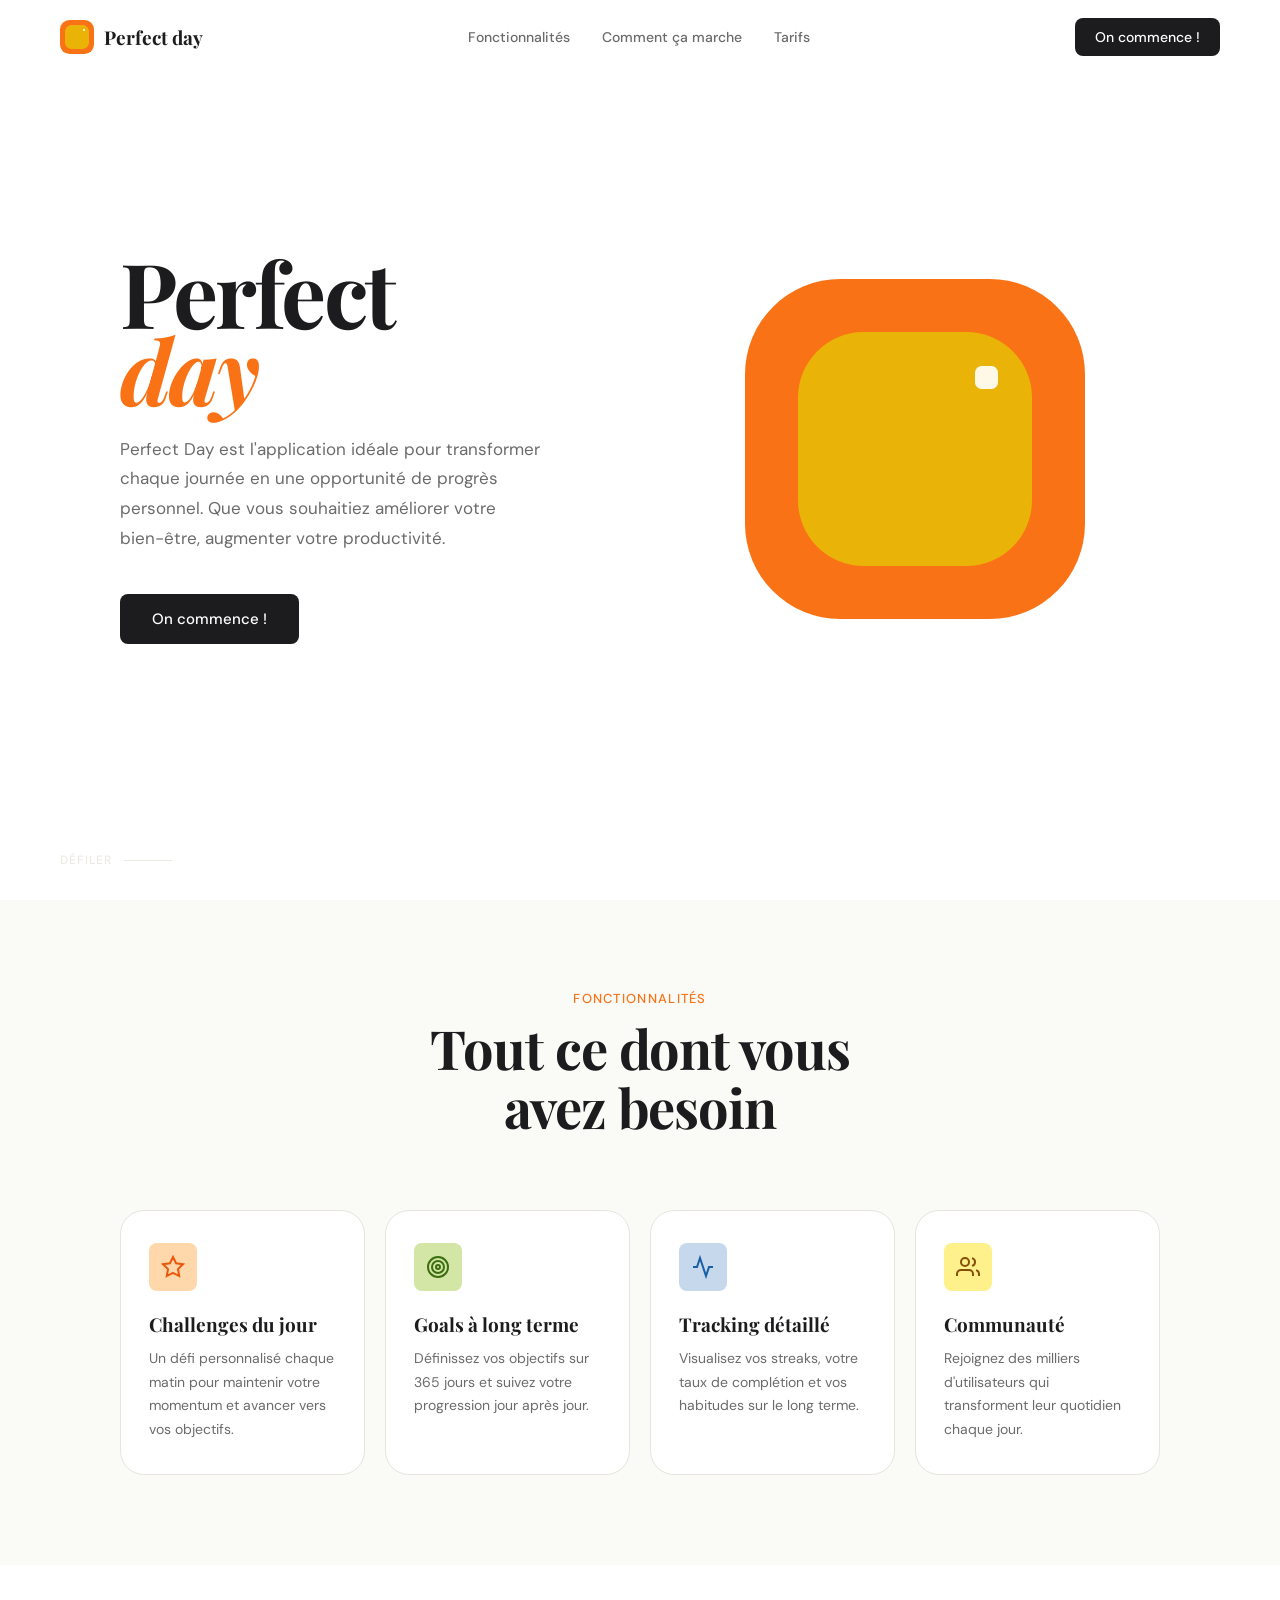
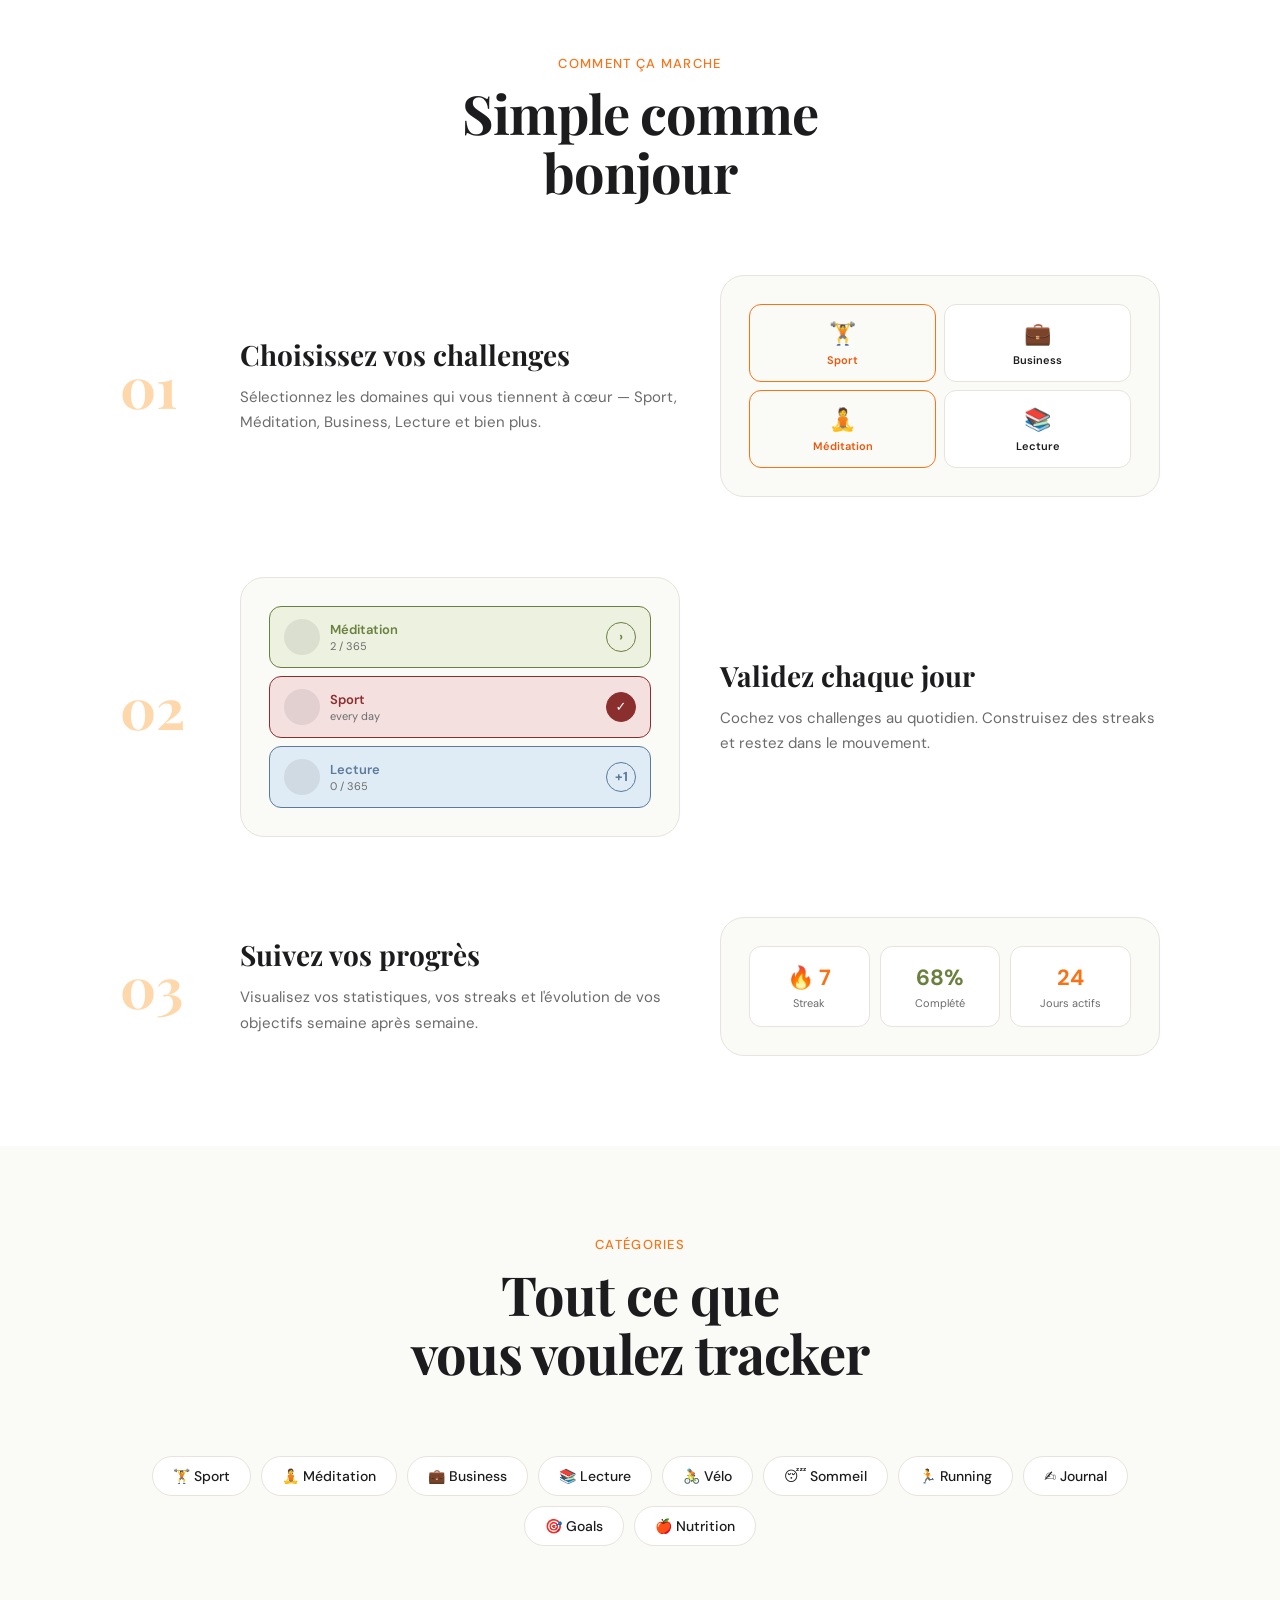
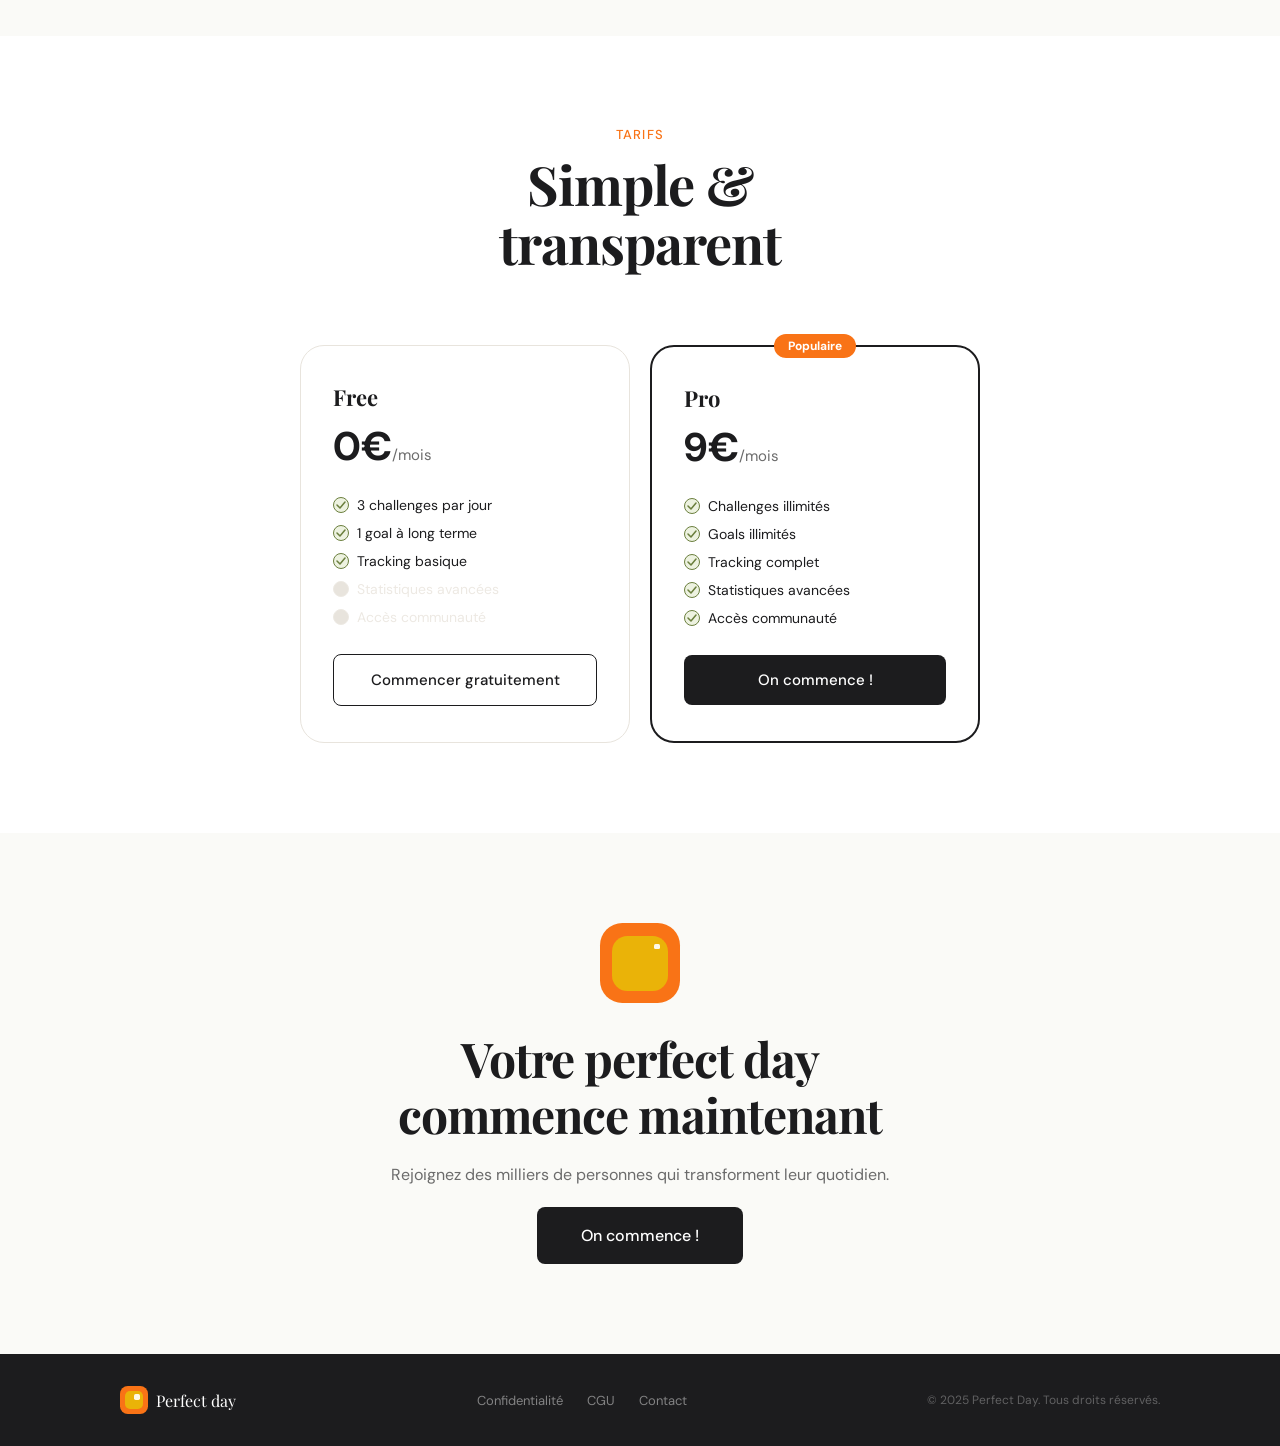
<file: index.html>
<!DOCTYPE html>
<html lang="fr">
<head>
  <meta charset="UTF-8" />
  <meta name="viewport" content="width=device-width, initial-scale=1.0" />
  <title>Perfect Day</title>
  <link rel="icon" type="image/svg+xml" href="favicon.svg" />
  <link rel="preconnect" href="https://fonts.googleapis.com" />
  <link rel="preconnect" href="https://fonts.gstatic.com" crossorigin />
  <link href="https://fonts.googleapis.com/css2?family=Playfair+Display:ital,wght@0,400;0,700;1,400&family=DM+Sans:wght@400;500&display=swap" rel="stylesheet" />
  <link rel="stylesheet" href="style.css" />
</head>
<body>

  <!-- NAV -->
  <nav class="nav" id="nav">
    <a class="nav-logo" href="#">
      <div class="nav-sun">
        <div class="nav-sun-inner">
          <div class="nav-sun-dot"></div>
        </div>
      </div>
      <span>Perfect day</span>
    </a>
    <div class="nav-links">
      <a href="#features">Fonctionnalités</a>
      <a href="#how">Comment ça marche</a>
      <a href="#pricing">Tarifs</a>
    </div>
    <a href="#start" class="btn-nav">On commence !</a>
    <button class="burger" id="burger" aria-label="Menu">
      <span></span><span></span><span></span>
    </button>
  </nav>

  <div class="mobile-menu hidden" id="mobile-menu">
    <a href="#features" class="mm-link">Fonctionnalités</a>
    <a href="#how"      class="mm-link">Comment ça marche</a>
    <a href="#pricing"  class="mm-link">Tarifs</a>
    <a href="#start"    class="mm-link mm-cta">On commence !</a>
  </div>

  <!-- ══════════════ HERO ══════════════ -->
  <section class="hero" id="hero">
    <div class="hero-inner">
      <div class="hero-text" data-reveal>
        <h1 class="hero-title">Perfect<br><em>day</em></h1>
        <p class="hero-body">
          Perfect Day est l'application idéale pour transformer chaque journée en une opportunité de progrès personnel. Que vous souhaitiez améliorer votre bien-être, augmenter votre productivité.
        </p>
        <a href="app/" class="btn-dark hero-btn">On commence !</a>
      </div>
      <div class="hero-visual" data-reveal data-delay="0.15">
        <div class="sun-wrap" id="sun-wrap">
          <div class="sun-outer" id="sun-outer">
            <div class="sun-inner">
              <div class="sun-dot"></div>
            </div>
          </div>
        </div>
      </div>
    </div>
    <div class="hero-scroll-hint">
      <span>Défiler</span>
      <div class="scroll-line"></div>
    </div>
  </section>

  <!-- ══════════════ FEATURES ══════════════ -->
  <section class="features" id="features">
    <div class="container">
      <div class="section-header" data-reveal>
        <p class="section-tag">Fonctionnalités</p>
        <h2 class="section-title">Tout ce dont vous<br>avez besoin</h2>
      </div>
      <div class="features-grid">
        <div class="feature-card" data-reveal data-delay="0">
          <div class="fc-icon" style="background:#FED7AA">
            <svg width="24" height="24" viewBox="0 0 24 24" fill="none" stroke="#EA580C" stroke-width="2"><path d="M12 2l3.09 6.26L22 9.27l-5 4.87 1.18 6.88L12 17.77l-6.18 3.25L7 14.14 2 9.27l6.91-1.01L12 2z"/></svg>
          </div>
          <h3 class="fc-title">Challenges du jour</h3>
          <p class="fc-body">Un défi personnalisé chaque matin pour maintenir votre momentum et avancer vers vos objectifs.</p>
        </div>
        <div class="feature-card" data-reveal data-delay="0.1">
          <div class="fc-icon" style="background:#D4E6A5">
            <svg width="24" height="24" viewBox="0 0 24 24" fill="none" stroke="#3B6D11" stroke-width="2"><circle cx="12" cy="12" r="10"/><circle cx="12" cy="12" r="6"/><circle cx="12" cy="12" r="2"/></svg>
          </div>
          <h3 class="fc-title">Goals à long terme</h3>
          <p class="fc-body">Définissez vos objectifs sur 365 jours et suivez votre progression jour après jour.</p>
        </div>
        <div class="feature-card" data-reveal data-delay="0.2">
          <div class="fc-icon" style="background:#C5D8EC">
            <svg width="24" height="24" viewBox="0 0 24 24" fill="none" stroke="#185FA5" stroke-width="2"><polyline points="22 12 18 12 15 21 9 3 6 12 2 12"/></svg>
          </div>
          <h3 class="fc-title">Tracking détaillé</h3>
          <p class="fc-body">Visualisez vos streaks, votre taux de complétion et vos habitudes sur le long terme.</p>
        </div>
        <div class="feature-card" data-reveal data-delay="0.3">
          <div class="fc-icon" style="background:#FEF08A">
            <svg width="24" height="24" viewBox="0 0 24 24" fill="none" stroke="#854F0B" stroke-width="2"><path d="M17 21v-2a4 4 0 0 0-4-4H5a4 4 0 0 0-4 4v2"/><circle cx="9" cy="7" r="4"/><path d="M23 21v-2a4 4 0 0 0-3-3.87"/><path d="M16 3.13a4 4 0 0 1 0 7.75"/></svg>
          </div>
          <h3 class="fc-title">Communauté</h3>
          <p class="fc-body">Rejoignez des milliers d'utilisateurs qui transforment leur quotidien chaque jour.</p>
        </div>
      </div>
    </div>
  </section>

  <!-- ══════════════ HOW IT WORKS ══════════════ -->
  <section class="how" id="how">
    <div class="container">
      <div class="section-header" data-reveal>
        <p class="section-tag">Comment ça marche</p>
        <h2 class="section-title">Simple comme<br>bonjour</h2>
      </div>
      <div class="steps">
        <div class="step" data-reveal data-delay="0">
          <div class="step-num">01</div>
          <div class="step-content">
            <h3 class="step-title">Choisissez vos challenges</h3>
            <p class="step-body">Sélectionnez les domaines qui vous tiennent à cœur — Sport, Méditation, Business, Lecture et bien plus.</p>
          </div>
          <div class="step-visual sv1">
            <div class="cat-mini-grid">
              <div class="cmg-cell sel">🏋️<span>Sport</span></div>
              <div class="cmg-cell">💼<span>Business</span></div>
              <div class="cmg-cell sel">🧘<span>Méditation</span></div>
              <div class="cmg-cell">📚<span>Lecture</span></div>
            </div>
          </div>
        </div>
        <div class="step step-rev" data-reveal data-delay="0.1">
          <div class="step-num">02</div>
          <div class="step-content">
            <h3 class="step-title">Validez chaque jour</h3>
            <p class="step-body">Cochez vos challenges au quotidien. Construisez des streaks et restez dans le mouvement.</p>
          </div>
          <div class="step-visual sv2">
            <div class="challenge-mini green-c">
              <span class="cm-dot"></span>
              <div class="cm-info"><span class="cm-name">Méditation</span><span class="cm-sub">2 / 365</span></div>
              <div class="cm-check green-btn">›</div>
            </div>
            <div class="challenge-mini red-c">
              <span class="cm-dot"></span>
              <div class="cm-info"><span class="cm-name">Sport</span><span class="cm-sub">every day</span></div>
              <div class="cm-check red-btn">✓</div>
            </div>
            <div class="challenge-mini blue-c">
              <span class="cm-dot"></span>
              <div class="cm-info"><span class="cm-name">Lecture</span><span class="cm-sub">0 / 365</span></div>
              <div class="cm-check blue-btn">+1</div>
            </div>
          </div>
        </div>
        <div class="step" data-reveal data-delay="0.2">
          <div class="step-num">03</div>
          <div class="step-content">
            <h3 class="step-title">Suivez vos progrès</h3>
            <p class="step-body">Visualisez vos statistiques, vos streaks et l'évolution de vos objectifs semaine après semaine.</p>
          </div>
          <div class="step-visual sv3">
            <div class="stats-mini">
              <div class="sm-card"><div class="sm-val">🔥 7</div><div class="sm-lbl">Streak</div></div>
              <div class="sm-card"><div class="sm-val" style="color:#6B7F3E">68%</div><div class="sm-lbl">Complété</div></div>
              <div class="sm-card"><div class="sm-val">24</div><div class="sm-lbl">Jours actifs</div></div>
            </div>
          </div>
        </div>
      </div>
    </div>
  </section>

  <!-- ══════════════ CATEGORIES ══════════════ -->
  <section class="cats-section" id="cats">
    <div class="container">
      <div class="section-header" data-reveal>
        <p class="section-tag">Catégories</p>
        <h2 class="section-title">Tout ce que<br>vous voulez tracker</h2>
      </div>
      <div class="cats-scroll" data-reveal>
        <div class="cat-pill">🏋️ Sport</div>
        <div class="cat-pill">🧘 Méditation</div>
        <div class="cat-pill">💼 Business</div>
        <div class="cat-pill">📚 Lecture</div>
        <div class="cat-pill">🚴 Vélo</div>
        <div class="cat-pill">😴 Sommeil</div>
        <div class="cat-pill">🏃 Running</div>
        <div class="cat-pill">✍️ Journal</div>
        <div class="cat-pill">🎯 Goals</div>
        <div class="cat-pill">🍎 Nutrition</div>
      </div>
    </div>
  </section>

  <!-- ══════════════ PRICING ══════════════ -->
  <section class="pricing" id="pricing">
    <div class="container">
      <div class="section-header" data-reveal>
        <p class="section-tag">Tarifs</p>
        <h2 class="section-title">Simple &amp;<br>transparent</h2>
      </div>
      <div class="pricing-grid">
        <div class="price-card" data-reveal data-delay="0">
          <div class="pc-top">
            <div class="pc-name">Free</div>
            <div class="pc-price">0€<span>/mois</span></div>
          </div>
          <ul class="pc-list">
            <li>3 challenges par jour</li>
            <li>1 goal à long terme</li>
            <li>Tracking basique</li>
            <li class="off">Statistiques avancées</li>
            <li class="off">Accès communauté</li>
          </ul>
          <a href="#start" class="btn-outline">Commencer gratuitement</a>
        </div>
        <div class="price-card featured" data-reveal data-delay="0.12">
          <div class="pc-badge">Populaire</div>
          <div class="pc-top">
            <div class="pc-name">Pro</div>
            <div class="pc-price">9€<span>/mois</span></div>
          </div>
          <ul class="pc-list">
            <li>Challenges illimités</li>
            <li>Goals illimités</li>
            <li>Tracking complet</li>
            <li>Statistiques avancées</li>
            <li>Accès communauté</li>
          </ul>
          <a href="#start" class="btn-dark">On commence !</a>
        </div>
      </div>
    </div>
  </section>

  <!-- ══════════════ CTA FINAL ══════════════ -->
  <section class="cta-section" id="start">
    <div class="container">
      <div class="cta-inner" data-reveal>
        <div class="cta-sun">
          <div class="cta-sun-outer">
            <div class="cta-sun-inner">
              <div class="cta-sun-dot"></div>
            </div>
          </div>
        </div>
        <h2 class="cta-title">Votre perfect day<br>commence maintenant</h2>
        <p class="cta-body">Rejoignez des milliers de personnes qui transforment leur quotidien.</p>
        <a href="#" class="btn-dark btn-lg">On commence !</a>
      </div>
    </div>
  </section>

  <!-- ══════════════ FOOTER ══════════════ -->
  <footer class="footer">
    <div class="container footer-inner">
      <div class="footer-logo">
        <div class="nav-sun" style="width:28px;height:28px;border-radius:28%">
          <div class="nav-sun-inner" style="width:18px;height:18px;border-radius:28%">
            <div class="nav-sun-dot" style="width:6px;height:6px;border-radius:28%"></div>
          </div>
        </div>
        <span>Perfect day</span>
      </div>
      <div class="footer-links">
        <a href="#">Confidentialité</a>
        <a href="#">CGU</a>
        <a href="#">Contact</a>
      </div>
      <p class="footer-copy">© 2025 Perfect Day. Tous droits réservés.</p>
    </div>
  </footer>

  <script src="script.js"></script>
</body>
</html>
</file>
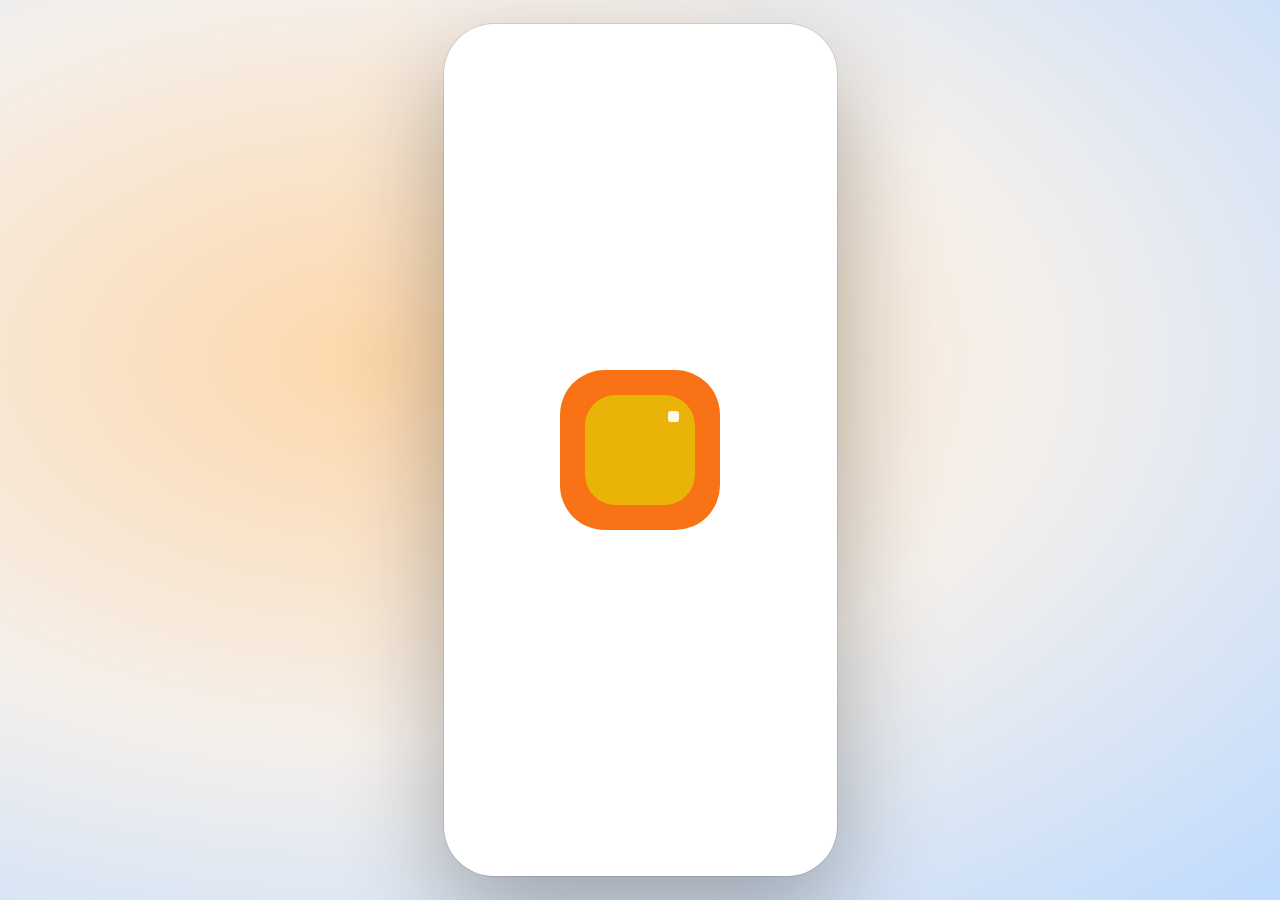
<file: app/index.html>
<!DOCTYPE html>
<html lang="fr">
<head>
  <meta charset="UTF-8"/>
  <meta name="viewport" content="width=device-width, initial-scale=1.0, maximum-scale=1.0, user-scalable=no"/>
  <title>Perfect Day</title>
  <link rel="icon" type="image/svg+xml" href="../favicon.svg"/>
  <link rel="preconnect" href="https://fonts.googleapis.com"/>
  <link rel="preconnect" href="https://fonts.gstatic.com" crossorigin/>
  <link href="https://fonts.googleapis.com/css2?family=Playfair+Display:ital,wght@0,700;1,400&family=DM+Sans:wght@400;500;600&display=swap" rel="stylesheet"/>
  <link rel="stylesheet" href="style.css"/>
</head>
<body>

  <!-- ── SPLASH ── -->
  <div id="splash" class="screen active">
    <div class="splash-sun">
      <div class="splash-inner"><div class="splash-dot"></div></div>
    </div>
  </div>

  <!-- ── ONBOARDING ── -->
  <div id="onboarding" class="screen">
    <div class="ob-wrap">
      <div class="ob-logo">
        <div class="mini-sun"><div class="mini-inner"><div class="mini-dot"></div></div></div>
        <span>Perfect day</span>
      </div>
      <h1 class="ob-title">What did you<br>want to track?</h1>
      <p class="ob-sub">Choose some challenges</p>
      <div class="cat-grid" id="cat-grid"></div>

      <!-- Inline challenge personalization form -->
      <div id="ob-ch-form" class="ob-ch-form hidden">
        <div class="ob-ch-form-header">
          <span class="ob-ch-form-emoji" id="ob-form-emoji">🏃</span>
          <input type="text" id="ob-ch-name" class="app-input" placeholder="Nom du challenge"/>
        </div>
        <div id="ob-ch-subtype-wrap" class="hidden">
          <div class="subtype-chips" id="ob-ch-subtype-chips"></div>
        </div>
        <div id="ob-ch-dur-wrap" class="hidden">
          <h3 class="form-label">Durée par session</h3>
          <div class="target-presets" id="ob-dur-presets">
            <button class="preset-btn" data-mins="10">10 min</button>
            <button class="preset-btn active" data-mins="20">20 min</button>
            <button class="preset-btn" data-mins="30">30 min</button>
            <button class="preset-btn" data-mins="60">1 h</button>
          </div>
        </div>
        <h3 class="form-label">Durée de l'objectif</h3>
        <div class="target-presets" id="ob-target-presets">
          <button class="preset-btn" data-days="30">1 mois</button>
          <button class="preset-btn" data-days="90">3 mois</button>
          <button class="preset-btn active" data-days="365">1 an</button>
        </div>
        <div class="ob-ch-form-btns">
          <button class="btn-ghost" id="ob-ch-cancel">Annuler</button>
          <button class="btn-orange-full" id="ob-ch-confirm">Ajouter →</button>
        </div>
      </div>

      <!-- List of added challenges -->
      <div id="ob-challenges-list"></div>

      <div class="ob-name-row">
        <input type="text" id="ob-name" class="app-input" placeholder="Ton prénom"/>
      </div>
      <button class="btn-dark-full" id="ob-start" disabled>Commencer ! →</button>
    </div>
  </div>

  <!-- ── APP ── -->
  <div id="app" class="screen">

    <!-- HOME TAB -->
    <div id="tab-home" class="tab active">
      <div class="app-scroll">
        <div class="home-header">
          <div class="home-greeting">
            <div class="home-hello">Bonjour 👋</div>
            <div class="home-name" id="user-name-display">—</div>
          </div>
          <button class="home-avatar-btn" id="home-avatar-btn">
            <svg width="19" height="19" viewBox="0 0 24 24" fill="currentColor"><path d="M12 12c2.7 0 4.8-2.1 4.8-4.8S14.7 2.4 12 2.4 7.2 4.5 7.2 7.2 9.3 12 12 12zm0 2.4c-3.2 0-9.6 1.6-9.6 4.8v2.4h19.2v-2.4c0-3.2-6.4-4.8-9.6-4.8z"/></svg>
          </button>
        </div>
        <div class="week-cal">
          <div class="week-cal-hdr">
            <div class="week-month-nav">
              <button class="week-nav-btn" id="week-prev">‹</button>
              <button class="week-month-lbl" id="week-month-lbl">
                <span id="week-month-label">April</span>
                <svg width="10" height="10" viewBox="0 0 24 24" fill="none" stroke="currentColor" stroke-width="3"><polyline points="6 9 12 15 18 9"/></svg>
              </button>
              <button class="week-nav-btn" id="week-next">›</button>
            </div>
            <button class="cal-today-btn" id="cal-today-btn">
              <svg width="17" height="17" viewBox="0 0 24 24" fill="none" stroke="currentColor" stroke-width="2"><rect x="3" y="4" width="18" height="18" rx="2"/><line x1="16" y1="2" x2="16" y2="6"/><line x1="8" y1="2" x2="8" y2="6"/><line x1="3" y1="10" x2="21" y2="10"/></svg>
            </button>
          </div>
          <div class="week-days" id="week-strip"></div>
        </div>
        <div id="day-summary"></div>
        <div class="section">
          <div class="section-row">
            <h2 class="section-title">Goals</h2>
            <button class="add-icon-btn" id="add-goal-btn">
              <svg width="18" height="18" viewBox="0 0 24 24" fill="none" stroke="currentColor" stroke-width="2.5"><line x1="12" y1="5" x2="12" y2="19"/><line x1="5" y1="12" x2="19" y2="12"/></svg>
            </button>
          </div>
          <div id="goals-list"></div>
        </div>
        <div class="section">
          <h2 class="section-title">Your challenge of the day</h2>
          <div id="challenges-home-list"></div>
        </div>
        <div style="height:90px"></div>
      </div>
    </div>

    <!-- ADD TAB -->
    <div id="tab-add" class="tab">
      <div class="app-scroll">
        <div class="add-header">
          <h2 class="page-title">Add a challenge</h2>
        </div>
        <div class="cat-grid" id="add-cat-grid"></div>
        <div id="add-form" class="add-form hidden">
          <!-- 1. Nom -->
          <h3 class="form-label">Nom du challenge</h3>
          <input type="text" id="new-name" class="app-input" placeholder="Ex: Méditation"/>
          <!-- 2. Suggestions -->
          <div id="add-suggestions" class="suggestions-wrap hidden"></div>
          <!-- 3. Type / sous-type -->
          <div id="add-subtype-wrap" class="hidden">
            <h3 class="form-label">Type</h3>
            <div class="subtype-chips" id="add-subtype-chips"></div>
          </div>
          <!-- 4. Durée optionnelle -->
          <div id="add-duration-wrap" class="hidden">
            <div class="dur-toggle-row">
              <h3 class="form-label">Durée par session</h3>
              <button type="button" class="dur-remove-btn" id="dur-remove">✕</button>
            </div>
            <div class="counter-row">
              <button type="button" class="counter-btn" id="dur-minus">−</button>
              <input type="number" class="counter-val" id="dur-val" value="20" min="1" max="240"/>
              <button type="button" class="counter-btn" id="dur-plus">+</button>
            </div>
            <div class="target-presets" id="dur-presets">
              <button class="preset-btn" data-mins="5">5 min</button>
              <button class="preset-btn" data-mins="10">10 min</button>
              <button class="preset-btn" data-mins="20">20 min</button>
              <button class="preset-btn" data-mins="30">30 min</button>
              <button class="preset-btn" data-mins="60">1 h</button>
            </div>
          </div>
          <button type="button" class="btn-add-opt hidden" id="dur-add-btn">+ Ajouter une durée</button>
          <!-- 5. Heure de coucher (sommeil uniquement) -->
          <div id="add-bedtime-wrap" class="hidden">
            <h3 class="form-label">Heure de coucher cible</h3>
            <input type="time" id="add-bedtime" class="app-input time-input" value="22:30"/>
          </div>
          <!-- 6. Jours cibles -->
          <h3 class="form-label">Jours cibles</h3>
          <div class="counter-row">
            <button type="button" class="counter-btn" id="t-minus">−</button>
            <input type="number" class="counter-val" id="t-val" value="365" min="1" max="3650"/>
            <button type="button" class="counter-btn" id="t-plus">+</button>
          </div>
          <div class="target-presets" id="t-presets">
            <button class="preset-btn" data-days="7">1 sem.</button>
            <button class="preset-btn" data-days="30">1 mois</button>
            <button class="preset-btn" data-days="365">1 an</button>
          </div>
          <button class="btn-orange-full" id="save-challenge">Ajouter le challenge</button>
        </div>
        <div style="height:120px"></div>
      </div>
    </div>

    <!-- SCORES TAB -->
    <div id="tab-scores" class="tab">
      <div class="app-scroll">
        <div class="add-header">
          <h2 class="page-title">Scoreboard</h2>
        </div>
        <div class="scoreboard-wrap">
          <div class="score-header">
            <div class="score-left">
              <div class="score-big" id="my-score-num">—</div>
              <div class="score-caption">Score global</div>
            </div>
            <button class="btn-share" id="share-score-btn">📤 Partager</button>
          </div>
          <div class="leaderboard-title">Classement</div>
          <div id="leaderboard"></div>
          <button class="btn-add-friend" id="add-friend-btn">+ Ajouter un ami</button>
        </div>
        <div style="height:90px"></div>
      </div>
    </div>

    <!-- TRACKING TAB -->
    <div id="tab-tracking" class="tab">
      <div class="app-scroll">
        <div class="add-header">
          <h2 class="page-title">Tracking</h2>
        </div>
        <div id="tracking-list"></div>
        <div style="height:90px"></div>
      </div>
    </div>

    <!-- PROFILE TAB -->
    <div id="tab-profile" class="tab">
      <div class="app-scroll">
        <div class="profile-wrap">
          <div class="profile-avatar-big">
            <svg width="40" height="40" viewBox="0 0 24 24" fill="white"><path d="M12 12c2.7 0 4.8-2.1 4.8-4.8S14.7 2.4 12 2.4 7.2 4.5 7.2 7.2 9.3 12 12 12zm0 2.4c-3.2 0-9.6 1.6-9.6 4.8v2.4h19.2v-2.4c0-3.2-6.4-4.8-9.6-4.8z"/></svg>
          </div>
          <div class="profile-name" id="profile-name-display">—</div>
          <div class="profile-stats" id="profile-stats"></div>
          <div class="profile-actions">
            <button class="btn-outline-sm" id="edit-name-btn">Modifier le prénom</button>
            <button class="btn-danger-sm" id="reset-btn">Réinitialiser</button>
          </div>
        </div>
      </div>
    </div>

    <!-- BOTTOM NAV -->
    <nav class="bottom-nav">
      <button class="nav-btn active" data-tab="tab-home">
        <svg width="22" height="22" viewBox="0 0 24 24" fill="none" stroke="currentColor" stroke-width="2"><path d="M3 9l9-7 9 7v11a2 2 0 0 1-2 2H5a2 2 0 0 1-2-2z"/><polyline points="9 22 9 12 15 12 15 22"/></svg>
        <span>Home</span>
      </button>
      <button class="nav-btn" data-tab="tab-scores">
        <svg width="22" height="22" viewBox="0 0 24 24" fill="none" stroke="currentColor" stroke-width="2"><path d="M6 9H4.5a2.5 2.5 0 0 0 0 5H6"/><path d="M18 9h1.5a2.5 2.5 0 0 1 0 5H18"/><path d="M4 22h16"/><path d="M10 14.66V17c0 .55-.47.98-.97 1.21C7.85 18.75 7 20.24 7 22"/><path d="M14 14.66V17c0 .55.47.98.97 1.21C16.15 18.75 17 20.24 17 22"/><path d="M18 2H6v7a6 6 0 0 0 12 0V2z"/></svg>
        <span>Scores</span>
      </button>
      <div class="nav-fab-slot">
        <button class="nav-fab" id="nav-fab">
          <svg width="26" height="26" viewBox="0 0 24 24" fill="none" stroke="white" stroke-width="2.5"><line x1="12" y1="5" x2="12" y2="19"/><line x1="5" y1="12" x2="19" y2="12"/></svg>
        </button>
      </div>
      <button class="nav-btn" data-tab="tab-tracking">
        <svg width="22" height="22" viewBox="0 0 24 24" fill="none" stroke="currentColor" stroke-width="2"><polyline points="22 12 18 12 15 21 9 3 6 12 2 12"/></svg>
        <span>Tracking</span>
      </button>
      <button class="nav-btn" data-tab="tab-profile">
        <svg width="22" height="22" viewBox="0 0 24 24" fill="none" stroke="currentColor" stroke-width="2"><path d="M20 21v-2a4 4 0 0 0-4-4H8a4 4 0 0 0-4 4v2"/><circle cx="12" cy="7" r="4"/></svg>
        <span>Profil</span>
      </button>
    </nav>
  </div>

  <!-- GOAL MODAL -->
  <div id="goal-modal" class="modal-overlay hidden">
    <div class="modal-sheet">
      <div class="modal-handle"></div>
      <h3 class="modal-title">Add a goal</h3>
      <div class="cat-grid small" id="goal-cat-grid"></div>
      <input type="text" id="goal-name" class="app-input" placeholder="Nom du goal"/>
      <div class="counter-row">
        <button type="button" class="counter-btn" id="g-minus">−</button>
        <input type="number" class="counter-val" id="g-val" value="365" min="1" max="3650"/>
        <button type="button" class="counter-btn" id="g-plus">+</button>
      </div>
      <div class="target-presets" id="g-presets">
        <button class="preset-btn" data-days="7">1 sem.</button>
        <button class="preset-btn" data-days="30">1 mois</button>
        <button class="preset-btn" data-days="365">1 an</button>
      </div>
      <button class="btn-orange-full" id="save-goal">Ajouter le goal</button>
      <button class="btn-ghost" id="close-modal">Annuler</button>
    </div>
  </div>

  <script src="app.js"></script>
</body>
</html>
</file>
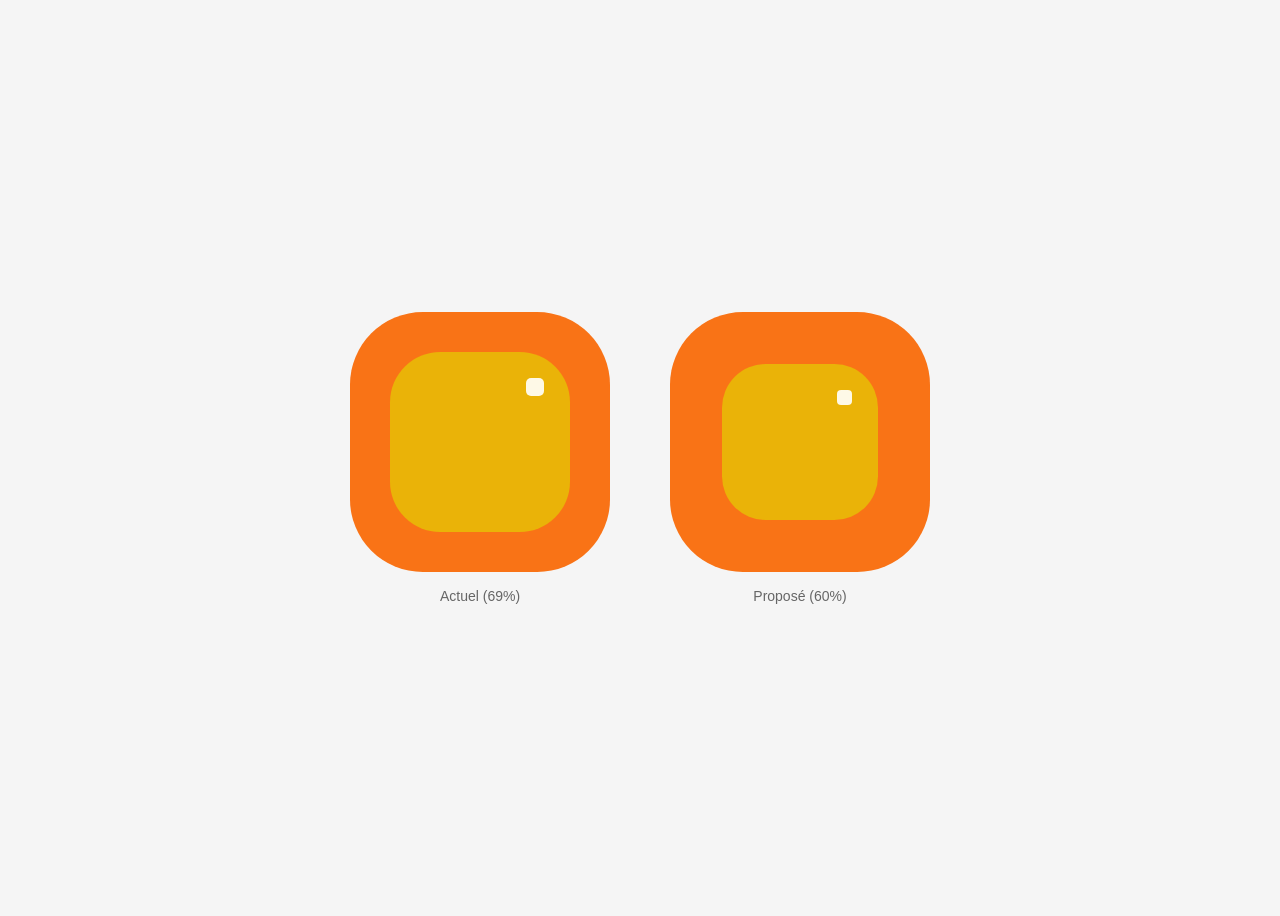
<file: preview.html>
<!DOCTYPE html>
<html>
<head>
<style>
  body { display: flex; gap: 60px; justify-content: center; align-items: center; height: 100vh; background: #f5f5f5; font-family: sans-serif; }
  .box { display: flex; flex-direction: column; align-items: center; gap: 16px; }
  label { font-size: 14px; color: #666; }
  .sun { width: 260px; height: 260px; background: #F97316; border-radius: 28%; display: flex; align-items: center; justify-content: center; }
  .inner { background: #EAB308; border-radius: 28%; display: flex; align-items: flex-start; justify-content: flex-end; padding: 10%; box-sizing: border-box; }
  .dot { background: #FEF9E7; border-radius: 28%; flex-shrink: 0; }
  .current .inner { width: 69%; height: 69%; }
  .current .dot   { width: 14%; height: 14%; }
  .proposed .inner { width: 60%; height: 60%; }
  .proposed .dot   { width: 14%; height: 14%; }
</style>
</head>
<body>
  <div class="box">
    <div class="sun current"><div class="inner"><div class="dot"></div></div></div>
    <label>Actuel (69%)</label>
  </div>
  <div class="box">
    <div class="sun proposed"><div class="inner"><div class="dot"></div></div></div>
    <label>Proposé (60%)</label>
  </div>
</body>
</html>
</file>
<file: style.css>
/* ═══════════════════════════════════════════════════
   PERFECT DAY — SITE CSS
   DA: blanc pur · serif Playfair · orange #F97316
   Soleil carré orange > jaune > crème (coins arrondis)
═══════════════════════════════════════════════════ */

/* ─── RESET & ROOT ─── */
*, *::before, *::after { box-sizing: border-box; margin: 0; padding: 0; }

:root {
  --orange:       #F97316;
  --orange-d:     #EA580C;
  --orange-l:     #FED7AA;
  --yellow:       #EAB308;
  --yellow-l:     #FEF08A;
  --amber:        #FBBF24;
  --cream:        #FEF9E7;
  --white:        #FFFFFF;
  --dark:         #1C1C1E;
  --dark2:        #2C2C2E;
  --gray:         #6B6B6B;
  --gray-l:       #EDE9E3;
  --bg:           #FFFFFF;
  --bg-off:       #FAFAF7;
  --bg-warm:      #F5F0EB;
  --bg-orange:    var(--bg-orange);
  --border:       #E8E4DD;

  --green-c:      #6B7F3E;
  --green-bg:     #EDF2E0;
  --red-c:        #8B2E2E;
  --red-bg:       #F5E0E0;
  --blue-c:       #5B7A9C;
  --blue-bg:      #E0ECF5;

  --c-blue:       #2563EB; --c-blue-bg:   #BFDBFE;
  --c-green:      #16A34A; --c-green-bg:  #BBFFD5;
  --c-red:        #DC2626; --c-red-bg:    #FFC9C9;
  --c-yellow:     #CA8A04; --c-yellow-bg: #FEF08A;
  --c-purple:     #7C3AED; --c-purple-bg: #E9D5FF;
  --c-pink:       #DB2777; --c-pink-bg:   #FCE7F3;

  --font-serif:   'Playfair Display', Georgia, serif;
  --font-sans:    'DM Sans', system-ui, sans-serif;

  --r-sm:  8px;
  --r-md:  16px;
  --r-lg:  24px;
  --r-xl:  36px;

  --max:   1160px;
  --gutter: clamp(20px, 5vw, 60px);

  --shadow-sm: 0 2px 8px rgba(0,0,0,0.06);
  --shadow-md: 0 8px 24px rgba(0,0,0,0.08);
  --shadow-lg: 0 16px 48px rgba(0,0,0,0.10);

  --ease-out: cubic-bezier(.16,1,.3,1);
  --ease-spring: cubic-bezier(.34,1.56,.64,1);
  --dur-fast:  0.12s;
  --dur-base:  0.2s;
  --dur-slow:  0.35s;
}

html {
  scroll-behavior: smooth;
  -webkit-font-smoothing: antialiased;
}

body {
  font-family: var(--font-sans);
  background: var(--bg);
  color: var(--dark);
  overflow-x: hidden;
}

a { text-decoration: none; color: inherit; }
img { display: block; max-width: 100%; }

/* ─── CONTAINER ─── */
.container {
  width: 100%;
  max-width: var(--max);
  margin: 0 auto;
  padding: 0 var(--gutter);
}

/* ══════════════════════════════════════════
   NAV
══════════════════════════════════════════ */
.nav {
  position: fixed;
  top: 0; left: 0; right: 0;
  z-index: 200;
  display: flex;
  align-items: center;
  justify-content: space-between;
  padding: 18px var(--gutter);
  background: rgba(255,255,255,0.92);
  backdrop-filter: blur(12px);
  border-bottom: 1px solid transparent;
  transition: border-color 0.3s, box-shadow 0.3s;
}
.nav.scrolled {
  border-color: var(--border);
  box-shadow: 0 2px 20px rgba(0,0,0,0.06);
}

.nav-logo {
  display: flex;
  align-items: center;
  gap: 10px;
  font-family: var(--font-serif);
  font-size: 19px;
  font-weight: 700;
  color: var(--dark);
}

.nav-sun {
  width: 34px; height: 34px;
  background: var(--orange);
  border-radius: 28%;
  display: flex; align-items: center; justify-content: center;
  position: relative;
}
.nav-sun-inner {
  width: 69%; height: 69%;
  background: var(--yellow);
  border-radius: 28%;
  display: flex; align-items: flex-start; justify-content: flex-end;
  padding: 10%;
  box-sizing: border-box;
  flex-shrink: 0;
}
.nav-sun-dot {
  width: 14%; height: 14%;
  background: var(--cream);
  border-radius: 28%;
  flex-shrink: 0;
}

.nav-links {
  display: flex;
  gap: 32px;
}
.nav-links a {
  font-size: 14px;
  font-weight: 500;
  color: var(--gray);
  transition: color 0.15s;
}
.nav-links a:hover { color: var(--dark); }

.btn-nav {
  background: var(--dark);
  color: var(--white);
  border-radius: var(--r-sm);
  padding: 10px 20px;
  font-size: 14px;
  font-weight: 500;
  font-family: var(--font-sans);
  transition: background 0.15s;
}
.btn-nav:hover { background: var(--dark2); }

.burger {
  display: none;
  flex-direction: column;
  gap: 5px;
  background: none;
  border: none;
  cursor: pointer;
  padding: 4px;
}
.burger span {
  display: block;
  width: 22px; height: 2px;
  background: var(--dark);
  border-radius: 2px;
  transition: transform 0.2s, opacity 0.2s;
}
.burger.open span:nth-child(1) { transform: translateY(7px) rotate(45deg); }
.burger.open span:nth-child(2) { opacity: 0; }
.burger.open span:nth-child(3) { transform: translateY(-7px) rotate(-45deg); }

.mobile-menu {
  position: fixed;
  top: 64px; left: 0; right: 0;
  background: var(--white);
  border-bottom: 1px solid var(--border);
  z-index: 190;
  display: flex;
  flex-direction: column;
  padding: 16px var(--gutter) 24px;
  gap: 4px;
  transform: translateY(-8px);
  opacity: 0;
  transition: transform 0.25s, opacity 0.25s;
  pointer-events: none;
}
.mobile-menu.open {
  transform: translateY(0);
  opacity: 1;
  pointer-events: auto;
}
.mobile-menu.hidden { display: none; }
.mm-link {
  padding: 12px 0;
  font-size: 16px;
  font-weight: 500;
  color: var(--dark);
  border-bottom: 1px solid var(--border);
}
.mm-link:last-child { border-bottom: none; }
.mm-cta {
  margin-top: 8px;
  background: var(--dark);
  color: var(--white);
  padding: 13px 20px;
  border-radius: var(--r-sm);
  text-align: center;
}

/* ══════════════════════════════════════════
   HERO
══════════════════════════════════════════ */
.hero {
  min-height: 100svh;
  padding-top: 88px;
  display: flex;
  flex-direction: column;
  align-items: center;
  justify-content: center;
  background: var(--white);
  position: relative;
}

.hero-inner {
  width: 100%;
  max-width: var(--max);
  margin: 0 auto;
  padding: clamp(40px, 6vh, 80px) var(--gutter);
  display: grid;
  grid-template-columns: 1fr 1fr;
  gap: 60px;
  align-items: center;
}

.hero-title {
  font-family: var(--font-serif);
  font-size: clamp(52px, 7vw, 96px);
  font-weight: 700;
  line-height: 0.85;
  letter-spacing: -0.03em;
  color: var(--dark);
  margin-bottom: 28px;
}
.hero-title em {
  font-style: italic;
  color: var(--orange);
}

.hero-body {
  font-size: clamp(15px, 1.5vw, 17px);
  color: var(--gray);
  line-height: 1.75;
  max-width: 420px;
  margin-bottom: 40px;
}

/* ─── BUTTONS ─── */
.btn-dark {
  display: inline-block;
  background: var(--dark);
  color: var(--white);
  padding: 15px 32px;
  border-radius: var(--r-sm);
  font-size: 15px;
  font-weight: 500;
  font-family: var(--font-sans);
  transition: background 0.15s, transform 0.1s;
  border: none;
  cursor: pointer;
}
.btn-dark:hover { background: var(--dark2); }
.btn-dark:active { transform: scale(0.98); }
.btn-lg { padding: 18px 44px; font-size: 16px; }

.btn-outline {
  display: inline-block;
  background: transparent;
  color: var(--dark);
  padding: 15px 32px;
  border-radius: var(--r-sm);
  font-size: 15px;
  font-weight: 500;
  font-family: var(--font-sans);
  border: 1.5px solid var(--dark);
  transition: background 0.15s;
  cursor: pointer;
}
.btn-outline:hover { background: var(--dark); color: var(--white); }

/* ─── SUN · orange > jaune(69%) > blanc(14%) · gap 10% ─── */
.hero-visual {
  display: flex;
  align-items: center;
  justify-content: center;
}

.sun-wrap {
  cursor: pointer;
}

.sun-outer {
  width: clamp(200px, 28vw, 340px);
  height: clamp(200px, 28vw, 340px);
  background: var(--orange);
  border-radius: 28%;
  display: flex;
  align-items: center;
  justify-content: center;
  transition: transform 0.35s cubic-bezier(.34,1.56,.64,1);
  will-change: transform;
  animation: sun-float 5s ease-in-out infinite;
}
.sun-outer:hover { transform: scale(1.04) rotate(2deg); animation-play-state: paused; }

@keyframes sun-float {
  0%, 100% { transform: translateY(0); }
  50%       { transform: translateY(-12px); }
}

.sun-inner {
  width: 69%;
  height: 69%;
  background: var(--yellow);
  border-radius: 28%;
  display: flex; align-items: flex-start; justify-content: flex-end;
  padding: 10%;
  box-sizing: border-box;
}

.sun-dot {
  width: 14%;
  height: 14%;
  background: var(--cream);
  border-radius: 28%;
}

.hero-scroll-hint {
  position: absolute;
  bottom: 32px;
  left: var(--gutter);
  display: flex;
  align-items: center;
  gap: 12px;
  font-size: 12px;
  font-weight: 500;
  color: var(--gray-l);
  letter-spacing: 0.08em;
  text-transform: uppercase;
}
.scroll-line {
  width: 48px;
  height: 1px;
  background: var(--gray-l);
  animation: scroll-pulse 2s ease-in-out infinite;
}
@keyframes scroll-pulse {
  0%, 100% { width: 48px; opacity: 0.5; }
  50%       { width: 72px; opacity: 1; }
}

/* ══════════════════════════════════════════
   SECTION COMMONS
══════════════════════════════════════════ */
section { padding: clamp(64px, 10vh, 120px) 0; }

.section-header {
  text-align: center;
  margin-bottom: clamp(40px, 6vw, 72px);
}
.section-tag {
  font-size: 13px;
  font-weight: 500;
  color: var(--orange);
  letter-spacing: 0.1em;
  text-transform: uppercase;
  margin-bottom: 12px;
}
.section-title {
  font-family: var(--font-serif);
  font-size: clamp(32px, 4.5vw, 54px);
  font-weight: 700;
  line-height: 1.1;
  letter-spacing: -0.02em;
  color: var(--dark);
}

/* ══════════════════════════════════════════
   FEATURES
══════════════════════════════════════════ */
.features { background: var(--bg-off); }

.features-grid {
  display: grid;
  grid-template-columns: repeat(auto-fit, minmax(240px, 1fr));
  gap: 20px;
}

.feature-card {
  background: var(--white);
  border: 1px solid var(--border);
  border-radius: var(--r-lg);
  padding: 32px 28px;
  transition: transform 0.2s, box-shadow 0.2s;
}
.feature-card:hover {
  transform: translateY(-4px);
  box-shadow: var(--shadow-lg);
}

.fc-icon {
  width: 48px; height: 48px;
  border-radius: var(--r-sm);
  display: flex; align-items: center; justify-content: center;
  margin-bottom: 20px;
}
.fc-title {
  font-family: var(--font-serif);
  font-size: 19px;
  font-weight: 700;
  color: var(--dark);
  margin-bottom: 10px;
}
.fc-body {
  font-size: 14px;
  color: var(--gray);
  line-height: 1.7;
}

/* ══════════════════════════════════════════
   HOW IT WORKS
══════════════════════════════════════════ */
.how { background: var(--white); }

.steps {
  display: flex;
  flex-direction: column;
  gap: 80px;
}

.step {
  display: grid;
  grid-template-columns: 80px 1fr 1fr;
  gap: 40px;
  align-items: center;
}
.step-rev {
  grid-template-columns: 80px 1fr 1fr;
}
.step-rev .step-visual { order: -1; grid-column: 1 / 1; }
.step-rev { grid-template-areas: "num vis content"; }
.step-rev .step-num    { grid-area: num; }
.step-rev .step-content{ grid-area: content; }
.step-rev .step-visual { grid-area: vis; }

.step-num {
  font-family: var(--font-serif);
  font-size: 56px;
  font-weight: 700;
  color: var(--orange-l);
  line-height: 1;
  user-select: none;
}

.step-title {
  font-family: var(--font-serif);
  font-size: clamp(20px, 2.2vw, 28px);
  font-weight: 700;
  color: var(--dark);
  margin-bottom: 12px;
}
.step-body {
  font-size: 15px;
  color: var(--gray);
  line-height: 1.7;
}

/* Step visuals */
.step-visual {
  background: var(--bg-off);
  border: 1px solid var(--border);
  border-radius: var(--r-lg);
  padding: 28px;
}

/* Mini category grid */
.cat-mini-grid {
  display: grid;
  grid-template-columns: 1fr 1fr;
  gap: 8px;
}
.cmg-cell {
  background: var(--white);
  border: 1.5px solid var(--border);
  border-radius: 12px;
  padding: 14px 12px;
  display: flex;
  flex-direction: column;
  align-items: center;
  gap: 5px;
  font-size: 22px;
  cursor: pointer;
  transition: border-color 0.15s, background 0.15s;
}
.cmg-cell span { font-size: 11px; font-weight: 600; color: var(--dark); }
.cmg-cell.sel  { border-color: var(--orange); background: var(--bg-orange); }
.cmg-cell.sel span { color: var(--orange-d); }
.cmg-cell:hover:not(.sel) { border-color: var(--gray-l); }

/* Mini challenge cards */
.challenge-mini {
  display: flex;
  align-items: center;
  gap: 10px;
  border-radius: 12px;
  padding: 12px 14px;
  margin-bottom: 8px;
  border: 1.5px solid transparent;
}
.challenge-mini:last-child { margin-bottom: 0; }
.green-c { background: var(--green-bg); border-color: var(--green-c); }
.red-c   { background: var(--red-bg);   border-color: var(--red-c); }
.blue-c  { background: var(--blue-bg);  border-color: var(--blue-c); }

.cm-dot {
  width: 36px; height: 36px;
  border-radius: 50%;
  background: rgba(0,0,0,0.08);
  flex-shrink: 0;
}
.cm-info { flex: 1; }
.cm-name { display: block; font-size: 13px; font-weight: 600; }
.green-c .cm-name { color: var(--green-c); }
.red-c   .cm-name { color: var(--red-c); }
.blue-c  .cm-name { color: var(--blue-c); }
.cm-sub  { display: block; font-size: 11px; color: var(--gray); margin-top: 1px; }

.cm-check {
  width: 30px; height: 30px;
  border-radius: 50%;
  border: 1.5px solid;
  display: flex; align-items: center; justify-content: center;
  font-size: 13px; font-weight: 700;
}
.green-btn { color: var(--green-c); border-color: var(--green-c); }
.red-btn   { background: var(--red-c); color: var(--white); border-color: var(--red-c); }
.blue-btn  { color: var(--blue-c); border-color: var(--blue-c); }

/* Mini stats */
.stats-mini {
  display: grid;
  grid-template-columns: repeat(3, 1fr);
  gap: 10px;
}
.sm-card {
  background: var(--white);
  border: 1px solid var(--border);
  border-radius: 12px;
  padding: 16px 10px;
  text-align: center;
}
.sm-val {
  font-size: 22px;
  font-weight: 700;
  color: var(--orange);
  margin-bottom: 4px;
}
.sm-lbl { font-size: 11px; color: var(--gray); }

/* ══════════════════════════════════════════
   CATEGORIES
══════════════════════════════════════════ */
.cats-section { background: var(--bg-off); }

.cats-scroll {
  display: flex;
  flex-wrap: wrap;
  gap: 10px;
  justify-content: center;
}

.cat-pill {
  background: var(--white);
  border: 1.5px solid var(--border);
  border-radius: 40px;
  padding: 10px 20px;
  font-size: 14px;
  font-weight: 500;
  color: var(--dark);
  cursor: pointer;
  transition: border-color 0.15s, background 0.15s, transform 0.12s;
  user-select: none;
}
.cat-pill:hover {
  border-color: var(--orange);
  background: var(--bg-orange);
  color: var(--orange-d);
  transform: translateY(-2px);
}
.cat-pill.active {
  background: var(--orange);
  border-color: var(--orange);
  color: var(--white);
}

/* ══════════════════════════════════════════
   PRICING
══════════════════════════════════════════ */
.pricing { background: var(--white); }

.pricing-grid {
  display: grid;
  grid-template-columns: repeat(auto-fit, minmax(280px, 1fr));
  gap: 20px;
  max-width: 680px;
  margin: 0 auto;
}

.price-card {
  background: var(--white);
  border: 1.5px solid var(--border);
  border-radius: var(--r-lg);
  padding: 36px 32px;
  position: relative;
  transition: transform 0.2s, box-shadow 0.2s;
}
.price-card:hover { transform: translateY(-3px); box-shadow: 0 10px 32px rgba(0,0,0,0.07); }
.price-card.featured {
  border-color: var(--dark);
  border-width: 2px;
}

.pc-badge {
  position: absolute;
  top: -13px;
  left: 50%;
  transform: translateX(-50%);
  background: var(--orange);
  color: var(--white);
  font-size: 12px;
  font-weight: 700;
  padding: 4px 14px;
  border-radius: 20px;
  white-space: nowrap;
}

.pc-top { margin-bottom: 24px; }
.pc-name {
  font-family: var(--font-serif);
  font-size: 22px;
  font-weight: 700;
  color: var(--dark);
  margin-bottom: 8px;
}
.pc-price {
  font-size: 40px;
  font-weight: 700;
  color: var(--dark);
}
.pc-price span { font-size: 15px; color: var(--gray); font-weight: 400; }

.pc-list {
  list-style: none;
  margin-bottom: 28px;
  display: flex;
  flex-direction: column;
  gap: 10px;
}
.pc-list li {
  font-size: 14px;
  color: var(--dark);
  display: flex;
  align-items: center;
  gap: 8px;
}
.pc-list li::before {
  content: '';
  width: 16px; height: 16px;
  border-radius: 50%;
  background: var(--green-bg);
  border: 1.5px solid var(--green-c);
  flex-shrink: 0;
  background-image: url("data:image/svg+xml,%3Csvg width='10' height='8' viewBox='0 0 10 8' fill='none' xmlns='http://www.w3.org/2000/svg'%3E%3Cpath d='M1 4l3 3 5-6' stroke='%236B7F3E' stroke-width='1.5' stroke-linecap='round' stroke-linejoin='round'/%3E%3C/svg%3E");
  background-repeat: no-repeat;
  background-position: center;
}
.pc-list li.off { color: var(--gray-l); }
.pc-list li.off::before {
  background-color: var(--border);
  border-color: var(--gray-l);
  background-image: none;
}
.price-card .btn-dark,
.price-card .btn-outline { width: 100%; text-align: center; }

/* ══════════════════════════════════════════
   CTA SECTION
══════════════════════════════════════════ */
.cta-section { background: var(--bg-off); }

.cta-inner {
  text-align: center;
  max-width: 560px;
  margin: 0 auto;
  display: flex;
  flex-direction: column;
  align-items: center;
  gap: 20px;
}

/* Mini sun for CTA */
.cta-sun { margin-bottom: 8px; }
.cta-sun-outer {
  width: 80px; height: 80px;
  background: var(--orange);
  border-radius: 28%;
  display: flex; align-items: center; justify-content: center;
  animation: sun-float 5s ease-in-out infinite;
}
.cta-sun-inner {
  width: 69%; height: 69%;
  background: var(--yellow);
  border-radius: 28%;
  display: flex; align-items: flex-start; justify-content: flex-end;
  padding: 10%;
  box-sizing: border-box;
}
.cta-sun-dot {
  width: 14%; height: 14%;
  background: var(--cream);
  border-radius: 28%;
  flex-shrink: 0;
}

.cta-title {
  font-family: var(--font-serif);
  font-size: clamp(28px, 4vw, 48px);
  font-weight: 700;
  line-height: 1.15;
  letter-spacing: -0.02em;
  color: var(--dark);
}
.cta-body {
  font-size: 16px;
  color: var(--gray);
  line-height: 1.6;
}

/* ══════════════════════════════════════════
   FOOTER
══════════════════════════════════════════ */
.footer {
  background: var(--dark);
  padding: 32px 0;
}
.footer-inner {
  display: flex;
  align-items: center;
  justify-content: space-between;
  flex-wrap: wrap;
  gap: 16px;
}
.footer-logo {
  display: flex;
  align-items: center;
  gap: 8px;
  font-family: var(--font-serif);
  font-size: 16px;
  color: var(--white);
}
.footer-links {
  display: flex;
  gap: 24px;
}
.footer-links a {
  font-size: 13px;
  color: rgba(255,255,255,0.45);
  transition: color 0.15s;
}
.footer-links a:hover { color: rgba(255,255,255,0.85); }
.footer-copy {
  font-size: 12px;
  color: rgba(255,255,255,0.3);
}

/* ══════════════════════════════════════════
   REVEAL ANIMATIONS
══════════════════════════════════════════ */
[data-reveal] {
  opacity: 0;
  transform: translateY(28px);
  transition: opacity 0.65s cubic-bezier(.16,1,.3,1),
              transform 0.65s cubic-bezier(.16,1,.3,1);
}
[data-reveal].visible {
  opacity: 1;
  transform: translateY(0);
}
[data-delay="0.1"]  { transition-delay: 0.1s; }
[data-delay="0.12"] { transition-delay: 0.12s; }
[data-delay="0.15"] { transition-delay: 0.15s; }
[data-delay="0.2"]  { transition-delay: 0.2s; }
[data-delay="0.3"]  { transition-delay: 0.3s; }

/* ══════════════════════════════════════════
   RESPONSIVE
══════════════════════════════════════════ */
@media (max-width: 900px) {
  .nav-links, .btn-nav { display: none; }
  .burger { display: flex; }

  .hero-inner { grid-template-columns: 1fr; text-align: center; gap: 40px; }
  .hero-text { order: 1; display: flex; flex-direction: column; align-items: center; }
  .hero-visual { order: 0; }
  .hero-scroll-hint { display: none; }

  .step {
    grid-template-columns: 1fr;
    grid-template-areas: "num" "content" "vis";
    gap: 20px;
  }
  .step-rev {
    grid-template-columns: 1fr;
    grid-template-areas: "num" "content" "vis";
  }
  .step-rev .step-visual { order: 0; }
  .step-num { font-size: 36px; }

  .footer-inner { flex-direction: column; align-items: flex-start; }
}

@media (max-width: 560px) {
  .features-grid { grid-template-columns: 1fr; }
  .pricing-grid  { grid-template-columns: 1fr; }
  .stats-mini    { grid-template-columns: 1fr; }
  .footer-links  { flex-wrap: wrap; gap: 14px; }
}
</file>
<file: app/style.css>
/* ═══════════════════════════════════════
   PERFECT DAY — APP CSS
═══════════════════════════════════════ */

*, *::before, *::after { box-sizing: border-box; margin: 0; padding: 0; }
.hidden { display: none !important; }

:root {
  --orange:   #F97316;
  --orange-d: #EA580C;
  --orange-l: #FED7AA;
  --yellow:   #EAB308;
  --yellow-l: #FEF08A;
  --amber:    #FBBF24;
  --cream:    #FEF9E7;
  --white:    #FFFFFF;
  --dark:     #1C1C1E;
  --dark2:    #2C2C2E;
  --gray:     #6B6B6B;
  --gray-l:   #EDE9E3;
  --bg:       #FFFFFF;
  --bg-off:    #FAFAF7;
  --bg-warm:   #F5F0EB;
  --bg-orange: #FFF5EE;
  --border:    #E8E4DD;

  --c-blue:   #2563EB; --c-blue-bg:   #BFDBFE;
  --c-green:  #16A34A; --c-green-bg:  #BBFFD5;
  --c-red:    #DC2626; --c-red-bg:    #FFC9C9;
  --c-yellow: #CA8A04; --c-yellow-bg: #FEF08A;
  --c-purple: #7C3AED; --c-purple-bg: #E9D5FF;
  --c-pink:   #DB2777; --c-pink-bg:   #FCE7F3;

  --font-serif: 'Playfair Display', Georgia, serif;
  --font-sans:  'DM Sans', system-ui, sans-serif;

  --r:    18px;
  --r-sm:  8px;
  --r-md: 16px;
  --r-lg: 24px;
  --r-xl: 36px;

  --shadow-sm: 0 2px 8px rgba(0,0,0,0.06);
  --shadow-md: 0 8px 24px rgba(0,0,0,0.08);
  --shadow-lg: 0 16px 48px rgba(0,0,0,0.10);

  --ease-out: cubic-bezier(.16,1,.3,1);
  --ease-spring: cubic-bezier(.34,1.56,.64,1);
  --dur-fast:  0.12s;
  --dur-base:  0.2s;
  --dur-slow:  0.35s;
}

html { height: 100%; }

body {
  height: 100%;
  font-family: var(--font-sans);
  background: var(--bg-warm);
  color: var(--dark);
  overflow: hidden;
  -webkit-font-smoothing: antialiased;
}

/* ══════════════════════════════════════════
   RESPONSIVE SHELL — phone frame on desktop
══════════════════════════════════════════ */
.screen {
  position: fixed;
  inset: 0;
  display: none;
  flex-direction: column;
}
.screen.active { display: flex; }
/* Sécurité absolue : jamais deux écrans visibles en même temps */
.screen:not(.active) { display: none !important; }

@media (min-width: 600px) {
  body { display: flex; align-items: center; justify-content: center; }

  .screen:not(.active) { display: none !important; }
  .screen.active {
    position: relative;
    inset: auto;
    display: flex;
    width: 393px;
    height: min(852px, 95vh);
    border-radius: 50px;
    overflow: hidden;
    box-shadow: 0 40px 100px rgba(0,0,0,0.3), 0 0 0 1px rgba(0,0,0,0.1);
    flex-shrink: 0;
  }

  body::before {
    content: '';
    position: fixed;
    inset: 0;
    background: radial-gradient(ellipse at 30% 40%, var(--orange-l) 0%, var(--bg-warm) 50%, var(--c-blue-bg) 100%);
    z-index: -1;
  }

  /* Sur desktop : pill ancré dans le cadre */
  #app { position: relative; }
  .bottom-nav {
    position: absolute;
    left: 16px;
    right: 16px;
    bottom: 16px;
    width: auto;
    transform: none;
  }
}

/* ── SPLASH ── */
#splash {
  background: var(--white);
  align-items: center;
  justify-content: center;
}
.splash-sun {
  width: 160px; height: 160px;
  background: var(--orange);
  border-radius: 28%;
  display: flex; align-items: center; justify-content: center;
  animation: splash-pop 0.6s cubic-bezier(.34,1.56,.64,1) both;
}
.splash-inner {
  width: 69%; height: 69%;
  background: var(--yellow);
  border-radius: 28%;
  display: flex; align-items: flex-start; justify-content: flex-end;
  padding: 10%; box-sizing: border-box;
}
.splash-dot {
  width: 14%; height: 14%;
  background: var(--cream);
  border-radius: 28%; flex-shrink: 0;
}
@keyframes splash-pop {
  from { transform: scale(0.3) rotate(-10deg); opacity: 0; }
  to   { transform: scale(1)   rotate(0deg);   opacity: 1; }
}

/* ── ONBOARDING ── */
#onboarding {
  overflow-y: auto;
  background: var(--white);
}
.ob-wrap {
  max-width: 420px;
  width: 100%;
  margin: 0 auto;
  padding: 52px 24px 40px;
  display: flex;
  flex-direction: column;
  gap: 20px;
}
.ob-logo {
  display: flex; align-items: center; gap: 10px;
  font-family: var(--font-serif); font-weight: 700; font-size: 18px;
}
.mini-sun {
  width: 34px; height: 34px;
  background: var(--orange); border-radius: 28%;
  display: flex; align-items: center; justify-content: center;
}
.mini-inner {
  width: 69%; height: 69%; background: var(--yellow); border-radius: 28%;
  display: flex; align-items: flex-start; justify-content: flex-end;
  padding: 10%; box-sizing: border-box;
}
.mini-dot { width: 14%; height: 14%; background: var(--cream); border-radius: 28%; flex-shrink: 0; }

.ob-title {
  font-family: var(--font-serif);
  font-size: clamp(26px, 6vw, 38px);
  font-weight: 700; line-height: 1.1;
}
.ob-sub { font-size: 14px; color: var(--gray); margin-top: -10px; }
.ob-name-row { display: flex; flex-direction: column; gap: 8px; }

/* Category done state */
.cat-item.done {
  background: #DCFCE7;
  border-color: #16A34A;
  opacity: 0.85;
}
.cat-item.done .cat-name::after {
  content: ' ✓';
  color: #16A34A;
}

/* Inline challenge personalization form */
.ob-ch-form {
  display: flex; flex-direction: column; gap: 14px;
  padding: 18px 16px;
  background: var(--bg-off);
  border-radius: 20px;
  border: 1.5px solid var(--border);
  animation: fadeSlideUp 0.22s var(--ease-out) both;
}
.ob-ch-form-header {
  display: flex; align-items: center; gap: 10px;
}
.ob-ch-form-emoji {
  font-size: 28px; flex-shrink: 0;
  width: 46px; height: 46px;
  background: var(--orange-l); border-radius: 14px;
  display: flex; align-items: center; justify-content: center;
}
.ob-ch-form-btns {
  display: flex; gap: 10px;
}
.ob-ch-form-btns .btn-ghost {
  flex: 0 0 auto; padding: 14px 18px;
}
.ob-ch-form-btns .btn-orange-full { flex: 1; }

/* Added challenges list */
#ob-challenges-list {
  display: flex; flex-direction: column; gap: 8px;
}
.ob-ch-item {
  display: flex; align-items: center; gap: 10px;
  padding: 12px 14px;
  background: var(--white);
  border-radius: 14px;
  border: 1.5px solid var(--border);
  animation: fadeSlideUp 0.2s ease-out both;
}
.ob-ch-emoji { font-size: 22px; flex-shrink: 0; }
.ob-ch-info  { flex: 1; }
.ob-ch-name-txt { font-size: 14px; font-weight: 600; color: var(--dark); }
.ob-ch-meta     { font-size: 11px; color: var(--gray); margin-top: 1px; }
.ob-goal-del {
  width: 26px; height: 26px; border-radius: 50%;
  background: var(--gray-l); border: none; cursor: pointer;
  font-size: 11px; color: var(--gray);
  display: flex; align-items: center; justify-content: center;
  flex-shrink: 0; transition: background .15s;
}
.ob-goal-del:hover { background: var(--border); }

/* ── CATEGORY GRID ── */
.cat-grid {
  display: grid;
  grid-template-columns: repeat(3, 1fr);
  gap: 10px;
}
.cat-grid.small { grid-template-columns: repeat(4, 1fr); gap: 8px; }

.cat-item {
  background: var(--gray-l);
  border-radius: 16px;
  padding: 14px 8px;
  display: flex; flex-direction: column; align-items: center; gap: 6px;
  cursor: pointer;
  border: 2.5px solid transparent;
  transition: all 0.15s;
  user-select: none;
}
.cat-item:hover { transform: scale(1.03); }
.cat-item.selected { background: var(--orange-l); border-color: var(--orange); }
.cat-item .cat-emoji { font-size: 24px; }
.cat-item .cat-name  { font-size: 11px; font-weight: 600; text-align: center; }

/* ── INPUTS ── */
.app-input {
  width: 100%;
  padding: 14px 16px;
  border: 2px solid var(--border);
  border-radius: var(--r);
  font-size: 15px;
  font-family: var(--font-sans);
  outline: none;
  background: var(--white);
  transition: border-color 0.15s, box-shadow 0.15s;
}
.app-input:focus {
  border-color: var(--orange);
  box-shadow: 0 0 0 3px rgba(249,115,22,0.15);
}

/* ── BUTTONS ── */
.btn-dark-full {
  width: 100%; padding: 16px;
  background: var(--dark); color: var(--white);
  border: none; border-radius: var(--r);
  font-size: 16px; font-weight: 600; font-family: var(--font-sans);
  cursor: pointer;
  transition: background 0.15s, opacity 0.15s, transform 0.1s;
}
.btn-dark-full:disabled { opacity: 0.35; cursor: not-allowed; }
.btn-dark-full:not(:disabled):hover { background: var(--dark2); }
.btn-dark-full:not(:disabled):active { transform: scale(0.98); }

.btn-orange-full {
  width: 100%; padding: 16px;
  background: var(--orange); color: var(--white);
  border: none; border-radius: var(--r);
  font-size: 16px; font-weight: 600; font-family: var(--font-sans);
  cursor: pointer;
  transition: background 0.15s, transform 0.1s;
}
.btn-orange-full:hover  { background: var(--orange-d); }
.btn-orange-full:active { transform: scale(0.98); }

.btn-ghost {
  width: 100%; padding: 14px;
  background: transparent; color: var(--gray);
  border: none; font-size: 15px; font-family: var(--font-sans); cursor: pointer;
}
.btn-outline-sm {
  padding: 10px 20px; background: transparent; color: var(--dark);
  border: 2px solid var(--dark); border-radius: var(--r-md);
  font-size: 14px; font-family: var(--font-sans); cursor: pointer;
  transition: all 0.15s;
}
.btn-outline-sm:hover { background: var(--dark); color: white; }
.btn-danger-sm {
  padding: 10px 20px; background: transparent; color: var(--c-red);
  border: 2px solid var(--c-red); border-radius: var(--r-md);
  font-size: 14px; font-family: var(--font-sans); cursor: pointer;
  transition: all 0.15s;
}
.btn-danger-sm:hover { background: var(--c-red); color: white; }

/* ══════════════════════════════════════════
   APP SHELL
══════════════════════════════════════════ */
#app {
  display: flex;
  flex-direction: column;
  background: var(--bg-off);
  overflow: hidden;
}
.tab {
  display: none; flex: 1; min-height: 0; flex-direction: column;
}
.tab.active { display: flex; }
.app-scroll {
  flex: 1;
  min-height: 0;
  overflow-y: auto;
  -webkit-overflow-scrolling: touch;
}
.app-scroll::-webkit-scrollbar { width: 0; }

/* ── HOME HEADER ── */
.home-header {
  padding: 52px 20px 16px;
  display: flex; align-items: flex-start; justify-content: space-between;
}
.home-greeting { display: flex; flex-direction: column; gap: 2px; }
.home-hello {
  font-size: 14px; font-weight: 500; color: var(--gray);
}
.home-name {
  font-size: 28px; font-weight: 700; color: var(--dark);
  font-family: var(--font-serif); line-height: 1.1;
}
.home-avatar-btn {
  width: 40px; height: 40px; border-radius: 50%;
  background: var(--dark); border: none; cursor: pointer;
  display: flex; align-items: center; justify-content: center;
  color: white; flex-shrink: 0;
  transition: opacity .15s, transform .12s;
  margin-top: 4px;
}
.home-avatar-btn:active { transform: scale(.93); }

/* ── WEEK STRIP ── */
/* ── WEEK CALENDAR ── */
.week-cal {
  background: white;
  border-radius: 20px;
  margin: 0 16px 8px;
  padding: 16px 12px 14px;
  box-shadow: var(--shadow-sm);
}

.week-cal-hdr {
  display: flex; align-items: center; justify-content: space-between;
  margin-bottom: 14px;
}

.week-month-nav {
  display: flex; align-items: center; gap: 2px;
}

.week-nav-btn {
  width: 28px; height: 28px; border-radius: 8px;
  background: none; border: none; cursor: pointer;
  font-size: 20px; line-height: 1; color: var(--gray);
  display: flex; align-items: center; justify-content: center;
  transition: background .15s, color .15s;
}
.week-nav-btn:hover { background: var(--gray-l); color: var(--dark); }

.week-month-lbl {
  display: flex; align-items: center; gap: 5px;
  background: none; border: none; cursor: pointer;
  font-size: 16px; font-weight: 700; color: var(--dark);
  font-family: var(--font-sans); padding: 0 6px;
}
.week-month-lbl svg { color: var(--gray); }

.cal-today-btn {
  width: 34px; height: 34px; border-radius: 10px;
  background: var(--gray-l); border: none; cursor: pointer;
  display: flex; align-items: center; justify-content: center;
  color: var(--dark); transition: background .15s;
}
.cal-today-btn:hover { background: var(--border); }

.week-days {
  display: grid; grid-template-columns: repeat(7, 1fr);
  gap: 2px;
}

.day-col {
  display: flex; flex-direction: column; align-items: center; gap: 5px;
  cursor: pointer; padding: 2px 0;
  border-radius: 12px;
  transition: background .15s;
}
.day-col:hover:not(.today) { background: var(--gray-l); }

.day-col-name {
  font-size: 11px; font-weight: 500; color: var(--gray);
}
.day-col.today .day-col-name { font-weight: 700; color: var(--dark); }

.day-col-num-wrap {
  width: 34px; height: 34px; border-radius: 50%;
  display: flex; align-items: center; justify-content: center;
}
.day-col.today .day-col-num-wrap {
  background: var(--dark);
}

.day-col-num {
  font-size: 14px; font-weight: 600; color: var(--dark);
}
.day-col.today  .day-col-num { color: white; font-weight: 700; }
.day-col.past   .day-col-num { color: var(--gray); font-weight: 500; }
.day-col.future .day-col-num { color: var(--gray); font-weight: 500; }

.day-dot {
  width: 5px; height: 5px; border-radius: 50%;
  background: transparent;
}
.day-dot.done { background: var(--orange); }

.day-col.selected:not(.today) .day-col-num-wrap {
  background: var(--orange-l);
}
.day-col.selected:not(.today) .day-col-num {
  color: var(--orange-d); font-weight: 700;
}

/* ── DAY SUMMARY PANEL ── */
#day-summary { padding: 0 16px; }

.day-summary-card {
  background: white;
  border-radius: 16px;
  padding: 14px 16px;
  margin-bottom: 4px;
  box-shadow: var(--shadow-sm);
  animation: fadeSlideUp 0.22s ease-out both;
}
.ds-hdr {
  display: flex; align-items: center; justify-content: space-between;
  margin-bottom: 10px;
}
.ds-date   { font-size: 14px; font-weight: 700; color: var(--dark); }
.ds-score  {
  font-size: 13px; font-weight: 700;
  background: var(--orange-l); color: var(--orange-d);
  padding: 2px 10px; border-radius: 20px;
}
.ds-list   { display: flex; flex-direction: column; gap: 6px; }
.ds-item   { display: flex; align-items: center; gap: 8px; font-size: 13px; font-weight: 500; }
.ds-done   { color: var(--dark); }
.ds-missed { color: var(--gray); text-decoration: line-through; }
.ds-done::before   { content: '✓'; color: var(--c-green); font-weight: 800; flex-shrink: 0; }
.ds-missed::before { content: '✗'; color: var(--gray);    font-weight: 800; flex-shrink: 0; }
.ds-empty  {
  text-align: center; color: var(--gray); font-size: 13px;
  padding: 12px 0;
}

/* ── SECTIONS ── */
.section { padding: 16px 20px 8px; }
.section-row {
  display: flex; align-items: center; justify-content: space-between;
  margin-bottom: 12px;
}
.section-title {
  font-family: var(--font-serif);
  font-size: 21px; font-weight: 700;
  margin-bottom: 12px;
}
.section-row .section-title { margin-bottom: 0; }
.add-icon-btn {
  width: 36px; height: 36px;
  background: var(--orange); color: white;
  border: none; border-radius: var(--r-md);
  cursor: pointer; display: flex; align-items: center; justify-content: center;
  transition: background 0.15s, transform 0.1s;
}
.add-icon-btn:hover  { background: var(--orange-d); }
.add-icon-btn:active { transform: scale(0.92); }

/* ══════════════════════════════════════════
   CHALLENGE CARDS — flashy colors
══════════════════════════════════════════ */
.challenge-row {
  position: relative;
  border-radius: 16px;
  overflow: hidden;
  margin-bottom: 10px;
}
.challenge-swipe-del {
  position: absolute;
  right: 0; top: 0; bottom: 0;
  width: 80px; display: flex;
}
.ch-del-btn {
  flex: 1; border: none; cursor: pointer;
  background: var(--c-red); color: white;
  display: flex; flex-direction: column;
  align-items: center; justify-content: center; gap: 3px;
  font-family: var(--font-sans); font-size: 11px; font-weight: 700;
  transition: filter 0.15s;
}
.ch-del-btn:hover { filter: brightness(0.9); }
.ch-del-icon { font-size: 18px; line-height: 1; }

.challenge-card {
  display: flex; align-items: center; gap: 12px;
  padding: 14px 16px;
  border-radius: 16px;
  margin-bottom: 0;
  transition: transform 0.28s var(--ease-out), box-shadow 0.12s;
  cursor: default;
  position: relative;
  overflow: hidden;
  will-change: transform;
}
.challenge-card:active { transform: scale(0.98); }

/* Fill layer — grows left to right via --fill CSS variable */
.challenge-card::before {
  content: '';
  position: absolute;
  left: 0; top: 0; bottom: 0;
  width: var(--fill, 0%);
  opacity: 0.32;
  transition: width 0.55s var(--ease-out);
  pointer-events: none;
  z-index: 0;
}
.challenge-card > * { position: relative; z-index: 1; }

.challenge-card.color-blue   { background: var(--c-blue-bg);   }
.challenge-card.color-green  { background: var(--c-green-bg);  }
.challenge-card.color-red    { background: var(--c-red-bg);    }
.challenge-card.color-yellow { background: var(--c-yellow-bg); }
.challenge-card.color-purple { background: var(--c-purple-bg); }
.challenge-card.color-pink   { background: var(--c-pink-bg);   }
.challenge-card.done-today   { background: var(--c-green-bg); box-shadow: 0 0 0 2px var(--c-green); }
.challenge-card.is-complete  { background: var(--c-green-bg); box-shadow: 0 0 0 2px var(--c-green); }

.challenge-card.color-blue::before   { background: var(--c-blue);   }
.challenge-card.color-green::before  { background: var(--c-green);  }
.challenge-card.color-red::before    { background: var(--c-red);    }
.challenge-card.color-yellow::before { background: var(--c-yellow); }
.challenge-card.color-purple::before { background: var(--c-purple); }
.challenge-card.color-pink::before   { background: var(--c-pink);   }
.challenge-card.done-today::before   { background: var(--c-green);  }
.challenge-card.is-complete::before  { background: var(--c-green);  }

.ch-complete-badge { font-size: 20px; flex-shrink: 0; }

.ch-avatar {
  width: 44px; height: 44px;
  border-radius: 50%;
  background: rgba(0,0,0,0.1);
  display: flex; align-items: center; justify-content: center;
  font-size: 20px; flex-shrink: 0;
}
.ch-info { flex: 1; min-width: 0; }
.ch-name { font-size: 15px; font-weight: 700; }
.ch-subtitle { font-size: 11px; color: rgba(0,0,0,0.5); margin-top: 1px; font-weight: 500; }
.ch-prog { font-size: 12px; color: rgba(0,0,0,0.45); margin-top: 2px; }
.ch-action {
  width: 38px; height: 38px;
  border-radius: 50%;
  border: 2.5px solid rgba(0,0,0,0.2);
  background: rgba(255,255,255,0.6);
  display: flex; align-items: center; justify-content: center;
  cursor: pointer;
  font-size: 12px; font-weight: 800; color: rgba(0,0,0,0.5);
  flex-shrink: 0;
  transition: all 0.15s;
}
.ch-action.done {
  background: var(--dark);
  border-color: var(--dark);
  color: white;
}
.ch-action:not(.done):hover {
  background: rgba(255,255,255,0.9);
  transform: scale(1.1);
}

/* ── GOAL CARDS ── */
.goal-row {
  position: relative;
  border-radius: 16px;
  overflow: hidden;
  margin-bottom: 10px;
}

/* Swipe-reveal action buttons (hidden behind the card) */
.goal-swipe-actions {
  position: absolute;
  right: 0; top: 0; bottom: 0;
  width: 130px;
  display: flex;
}
.goal-swipe-pause,
.goal-swipe-delete {
  flex: 1;
  display: flex; flex-direction: column;
  align-items: center; justify-content: center;
  gap: 3px; border: none; cursor: pointer;
  font-family: var(--font-sans); font-size: 11px; font-weight: 700;
  color: white; letter-spacing: 0.02em;
  transition: filter 0.15s;
}
.goal-swipe-pause  { background: var(--c-yellow); }
.goal-swipe-delete { background: var(--c-red); }
.goal-swipe-pause:hover  { filter: brightness(0.9); }
.goal-swipe-delete:hover { filter: brightness(0.9); }
.goal-swipe-icon { font-size: 18px; line-height: 1; }

.goal-card {
  display: flex; align-items: center; gap: 12px;
  padding: 14px 16px;
  border-radius: 16px; margin-bottom: 0;
  background: white;
  border: none;
  border-left: 5px solid var(--orange);
  box-shadow: var(--shadow-sm);
  position: relative;
  overflow: hidden;
  transform: translateX(0);
  transition: transform 0.28s var(--ease-out);
  will-change: transform;
}
/* Fill layer — same pattern as challenge-card */
.goal-card::before {
  content: '';
  position: absolute; left: 0; top: 0; bottom: 0;
  width: var(--fill, 0%);
  opacity: 0.28;
  transition: width 0.55s var(--ease-out);
  pointer-events: none; z-index: 0;
}
.goal-card > * { position: relative; z-index: 1; }

/* Category colours — same palette as challenge cards */
.goal-card.color-blue   { background: var(--c-blue-bg);   border-left-color: var(--c-blue); }
.goal-card.color-green  { background: var(--c-green-bg);  border-left-color: var(--c-green); }
.goal-card.color-red    { background: var(--c-red-bg);    border-left-color: var(--c-red); }
.goal-card.color-yellow { background: var(--c-yellow-bg); border-left-color: var(--c-yellow); }
.goal-card.color-purple { background: var(--c-purple-bg); border-left-color: var(--c-purple); }
.goal-card.color-pink   { background: var(--c-pink-bg);   border-left-color: var(--c-pink); }

.goal-card.color-blue::before   { background: var(--c-blue); }
.goal-card.color-green::before  { background: var(--c-green); }
.goal-card.color-red::before    { background: var(--c-red); }
.goal-card.color-yellow::before { background: var(--c-yellow); }
.goal-card.color-purple::before { background: var(--c-purple); }
.goal-card.color-pink::before   { background: var(--c-pink); }

.goal-card.color-blue   .goal-action { background: var(--c-blue); }
.goal-card.color-green  .goal-action { background: var(--c-green); }
.goal-card.color-red    .goal-action { background: var(--c-red); }
.goal-card.color-yellow .goal-action { background: var(--c-yellow); }
.goal-card.color-purple .goal-action { background: var(--c-purple); }
.goal-card.color-pink   .goal-action { background: var(--c-pink); }

.goal-row.is-paused .goal-card::before  { background: var(--c-yellow); }
.goal-row.is-complete .goal-card::before { background: var(--c-green); }
.goal-emoji { font-size: 22px; flex-shrink: 0; }
.goal-info  { flex: 1; min-width: 0; }
.goal-name  { font-size: 15px; font-weight: 700; }
.goal-prog  { font-size: 12px; color: var(--gray); margin-top: 2px; }
.goal-action {
  width: 34px; height: 34px; border-radius: 50%;
  border: none; color: white;
  font-size: 13px; font-weight: 800;
  cursor: pointer; display: flex; align-items: center; justify-content: center;
  flex-shrink: 0; transition: opacity 0.15s, transform 0.15s;
}
.goal-action:hover { opacity: 0.8; transform: scale(1.08); }
.goal-card.paused .goal-name,
.goal-card.paused .goal-prog { color: var(--gray); }

/* Paused goal — card click resumes, swipe shows only Delete */
.goal-row.is-paused .goal-swipe-pause { display: none; }
.goal-row.is-paused .goal-card {
  cursor: pointer;
  border-left-color: var(--c-yellow) !important;
  background: #FFFBEB !important;
  opacity: 0.75;
}

/* Completed goal — no pause option, only Delete */
.goal-row.is-complete .goal-swipe-pause { display: none; }
.goal-row.is-complete .goal-card {
  border-left-color: var(--c-green) !important;
  background: var(--c-green-bg) !important;
  cursor: default;
}
.goal-complete-badge {
  font-size: 20px; flex-shrink: 0;
}

/* Toast */
.toast {
  position: absolute;
  bottom: 90px; left: 50%;
  transform: translateX(-50%) translateY(0);
  background: var(--dark); color: white;
  padding: 11px 22px; border-radius: 50px;
  font-size: 14px; font-weight: 600;
  opacity: 0; z-index: 200; white-space: nowrap; pointer-events: none;
}
.toast.show { animation: toastSpring 0.5s cubic-bezier(0.34,1.56,0.64,1) forwards; }
.toast.hide { animation: toastOut 0.28s ease-in forwards; }


.btn-add-first-goal {
  width: 100%; padding: 16px;
  background: var(--dark); color: white;
  border: none; border-radius: var(--r-lg);
  font-family: var(--font-sans); font-size: 16px; font-weight: 600;
  cursor: pointer; letter-spacing: 0.01em;
  transition: background 0.15s, transform 0.1s;
}
.btn-add-first-goal:hover { background: var(--dark2); transform: scale(0.99); }

.empty-state {
  text-align: center; padding: 28px 20px;
  color: var(--gray); font-size: 14px;
  background: var(--gray-l); border-radius: 16px;
  border: 2px dashed var(--border);
}

/* ── ADD TAB ── */
.add-header { padding: 52px 20px 16px; }
.page-title { font-family: var(--font-serif); font-size: 28px; font-weight: 700; }
.add-form {
  padding: 0 20px;
  display: flex; flex-direction: column; gap: 16px;
}
.add-form.hidden { display: none; }
.form-label { font-size: 14px; font-weight: 700; color: var(--gray); text-transform: uppercase; letter-spacing: 0.05em; }
#add-cat-grid { padding: 0 20px 16px; }

/* ── COUNTER ── */
.counter-row {
  display: flex; align-items: center;
  justify-content: center; gap: 28px;
  padding: 8px 0;
}
.counter-btn {
  width: 48px; height: 48px; border-radius: 50%;
  border: none; background: var(--gray-l);
  font-size: 24px; cursor: pointer;
  display: flex; align-items: center; justify-content: center;
  transition: background 0.15s, transform 0.1s;
  font-weight: 300;
}
.counter-btn:hover  { background: var(--border); }
.counter-btn:active { transform: scale(0.9); }
.counter-val {
  font-family: var(--font-sans);
  font-size: 22px; font-weight: 700;
  width: 80px; text-align: center;
  color: var(--dark);
  border: none; background: transparent; outline: none;
  -moz-appearance: textfield;
}
.counter-val::-webkit-inner-spin-button,
.counter-val::-webkit-outer-spin-button { -webkit-appearance: none; }

.target-presets {
  display: flex;
  gap: 8px;
  justify-content: center;
  margin-top: -4px;
  padding-bottom: 4px;
}
.preset-btn {
  padding: 6px 16px;
  background: var(--gray-l);
  border: 1.5px solid transparent;
  border-radius: 20px;
  font-size: 13px; font-weight: 600;
  font-family: var(--font-sans);
  color: var(--dark);
  cursor: pointer;
  transition: background 0.15s, color 0.15s, border-color 0.15s;
}
.preset-btn:hover { background: var(--orange-l); color: var(--orange-d); }
.preset-btn.active { background: var(--orange-l); border-color: var(--orange); color: var(--orange-d); }

/* ══════════════════════════════════════════
   TRACKING — flashy progress cards
══════════════════════════════════════════ */
.tracking-card {
  margin: 0 20px 16px;
  border-radius: 20px; overflow: hidden;
  box-shadow: 0 4px 20px rgba(0,0,0,0.08);
}
.tracking-header {
  padding: 16px 18px;
  display: flex; align-items: center; gap: 12px;
  background: var(--dark); color: white;
}
.tracking-emoji { font-size: 22px; }
.tracking-name  { font-size: 16px; font-weight: 700; flex: 1; }
.tracking-pct   { font-size: 14px; font-weight: 700; color: var(--orange); }
.tracking-body  { padding: 18px; background: white; }
.progress-bar-big {
  height: 12px; background: var(--gray-l);
  border-radius: 6px; overflow: hidden; margin-bottom: 14px;
}
.progress-bar-fill {
  height: 100%; border-radius: 6px;
  background: linear-gradient(90deg, var(--orange) 0%, var(--amber) 100%);
  transition: width 0.55s var(--ease-out);
}
.tracking-stats {
  display: grid; grid-template-columns: 1fr 1fr 1fr;
  gap: 10px;
}
.tracking-stat {
  background: var(--gray-l);
  border-radius: 12px; padding: 12px;
  text-align: center;
}
.tracking-stat-num {
  font-family: var(--font-serif);
  font-size: 22px; font-weight: 700; color: var(--dark);
  display: block;
}
.tracking-stat-label {
  font-size: 10px; color: var(--gray);
  text-transform: uppercase; letter-spacing: 0.05em;
  margin-top: 2px; display: block;
}

/* ══════════════════════════════════════════
   PROFILE
══════════════════════════════════════════ */
.profile-wrap {
  padding: 56px 24px 40px;
  display: flex; flex-direction: column; align-items: center; gap: 16px;
}
.profile-avatar-big {
  width: 88px; height: 88px; border-radius: 50%;
  background: linear-gradient(135deg, var(--orange) 0%, var(--amber) 100%);
  display: flex; align-items: center; justify-content: center;
  box-shadow: 0 8px 24px rgba(249,115,22,0.35);
}
.profile-name {
  font-family: var(--font-serif);
  font-size: 28px; font-weight: 700;
}
.profile-stats {
  display: grid; grid-template-columns: 1fr 1fr 1fr;
  gap: 12px; width: 100%; margin: 8px 0;
}
.stat-box {
  border-radius: 16px; padding: 18px 12px;
  text-align: center;
}
.stat-box:nth-child(1) { background: var(--c-blue-bg); }
.stat-box:nth-child(2) { background: var(--c-green-bg); }
.stat-box:nth-child(3) { background: var(--c-yellow-bg); }
.stat-num {
  font-family: var(--font-serif);
  font-size: 28px; font-weight: 700; color: var(--dark);
}
.stat-label { font-size: 11px; color: var(--gray); margin-top: 4px; font-weight: 600; }
.profile-actions { display: flex; flex-direction: column; gap: 10px; width: 100%; margin-top: 8px; }

/* ── SCOREBOARD ── */
.scoreboard-wrap {
  margin: 20px 16px 0;
  background: var(--bg-off); border-radius: 24px;
  padding: 20px;
}
.score-header {
  display: flex; align-items: center; justify-content: space-between; margin-bottom: 20px;
}
.score-left {}
.score-big {
  font-family: var(--font-serif); font-size: 42px; font-weight: 700;
  color: var(--dark); line-height: 1;
}
.score-caption { font-size: 11px; color: var(--gray); font-weight: 600; margin-top: 2px; text-transform: uppercase; letter-spacing: 0.05em; }
.btn-share {
  background: var(--dark); color: white;
  border: none; border-radius: var(--r-lg);
  padding: 10px 16px; font-family: var(--font-sans);
  font-size: 13px; font-weight: 600; cursor: pointer;
  transition: opacity 0.15s, transform 0.1s;
}
.btn-share:active { transform: scale(0.96); }
.leaderboard-title {
  font-size: 12px; font-weight: 700; color: var(--gray);
  text-transform: uppercase; letter-spacing: 0.06em; margin-bottom: 10px;
}
.leaderboard { display: flex; flex-direction: column; gap: 8px; }
.friend-row {
  display: flex; align-items: center; gap: 12px;
  background: white; border-radius: 14px;
  padding: 12px 16px; box-shadow: var(--shadow-sm);
}
.friend-row.is-me { background: var(--orange-l); }
.friend-rank { font-size: 20px; flex-shrink: 0; width: 28px; text-align: center; }
.friend-name { flex: 1; font-size: 15px; font-weight: 600; }
.friend-score { font-family: var(--font-serif); font-size: 18px; font-weight: 700; color: var(--dark); }
.friend-score-bar {
  width: 100%; height: 4px; background: var(--gray-l);
  border-radius: 2px; margin-top: 4px; overflow: hidden;
}
.friend-score-fill { height: 100%; background: var(--orange); border-radius: 2px; transition: width 0.55s var(--ease-out); }
.friend-detail { flex: 1; }
.friend-sub { font-size: 11px; color: var(--gray); margin-top: 2px; }
.no-friends-msg {
  text-align: center; color: var(--gray);
  font-size: 14px; padding: 16px 0;
}
.btn-add-friend {
  width: 100%; margin-top: 12px;
  background: transparent; color: var(--dark);
  border: 2px dashed var(--border); border-radius: var(--r-lg);
  padding: 12px; font-family: var(--font-sans);
  font-size: 14px; font-weight: 600; cursor: pointer;
  transition: border-color 0.15s, background 0.15s;
}
.btn-add-friend:hover { border-color: var(--orange); background: var(--orange-l); }

/* ── CHALLENGE SUGGESTIONS & SUBTYPES ── */
.suggestions-wrap {
  padding: 0 20px 4px;
  display: flex; flex-wrap: wrap; gap: 8px;
}
.suggestion-chip {
  background: white; border: 1.5px solid var(--border);
  border-radius: 20px; padding: 7px 14px;
  font-family: var(--font-sans); font-size: 13px; font-weight: 500;
  cursor: pointer; transition: border-color 0.15s, background 0.15s, transform 0.1s;
  white-space: nowrap;
}
.suggestion-chip:hover  { border-color: var(--orange); background: var(--orange-l); }
.suggestion-chip:active { transform: scale(0.95); }

.subtype-chips {
  display: flex; flex-wrap: wrap; gap: 8px; margin-bottom: 4px;
}
.subtype-chip {
  background: var(--white); border: 2px solid var(--border);
  border-radius: 20px; padding: 6px 14px;
  font-family: var(--font-sans); font-size: 13px; font-weight: 600;
  cursor: pointer; transition: all 0.15s;
}
.subtype-chip:hover  { border-color: var(--orange); }
.subtype-chip.active { background: var(--orange-l); border-color: var(--orange); color: var(--orange-d); }

/* Time input */
.time-input { font-size: 22px !important; text-align: center; letter-spacing: 2px; }

/* Durée optionnelle */
.btn-add-opt {
  background: none; border: 1.5px dashed var(--gray-l);
  border-radius: 12px; padding: 10px 16px;
  font-family: var(--font-sans); font-size: 13px; font-weight: 600;
  color: var(--gray); cursor: pointer; text-align: left;
  transition: border-color 0.15s, color 0.15s;
}
.btn-add-opt:hover { border-color: var(--orange); color: var(--orange); }
.dur-toggle-row {
  display: flex; align-items: center; justify-content: space-between;
}
.dur-remove-btn {
  background: none; border: none; cursor: pointer;
  color: var(--gray); font-size: 14px; padding: 2px 6px;
  border-radius: 8px; transition: color 0.15s;
}
.dur-remove-btn:hover { color: var(--c-red); }

/* ── BOTTOM NAV — pill flottant ── */
.bottom-nav {
  position: fixed;
  bottom: 16px;
  left: 50%;
  transform: translateX(-50%);
  width: calc(100% - 32px);
  max-width: 430px;
  height: 64px;
  background: #fff;
  border-radius: 36px;
  box-shadow: 0 4px 24px rgba(0,0,0,0.12);
  display: flex;
  align-items: center;
  justify-content: space-around;
  padding: 0 6px;
  z-index: 100;
  overflow: visible;
}
.nav-btn {
  flex: 1; background: none; border: none;
  padding: 6px 2px; cursor: pointer;
  display: flex; flex-direction: column; align-items: center; gap: 3px;
  color: #B0B0B0;
  font-family: var(--font-sans); font-size: 10px; font-weight: 600;
  transition: color 0.15s, transform 0.1s;
}
.nav-btn.active { color: var(--dark); }
.nav-btn:active { transform: scale(0.92); }

/* FAB slot */
.nav-fab-slot {
  flex: 1;
  display: flex;
  align-items: center;
  justify-content: center;
}
.nav-fab {
  position: absolute;
  top: -22px;
  left: 50%;
  transform: translateX(-50%);
  width: 56px;
  height: 56px;
  border-radius: 50%;
  background: var(--orange);
  border: none;
  cursor: pointer;
  display: flex;
  align-items: center;
  justify-content: center;
  box-shadow: 0 4px 16px rgba(249,115,22,0.5);
  transition: transform 0.15s, box-shadow 0.15s;
  z-index: 101;
}
.nav-fab:active { transform: translateX(-50%) scale(0.9); box-shadow: 0 2px 8px rgba(249,115,22,0.35); }

/* ── GOAL MODAL ── */
.modal-overlay {
  position: absolute;
  inset: 0;
  background: rgba(0,0,0,0.45);
  display: flex; align-items: flex-end;
  z-index: 100;
  animation: fade-in 0.2s;
}
.modal-overlay.hidden { display: none; }
.modal-sheet {
  background: var(--white);
  border-radius: 28px 28px 0 0;
  padding: 20px 24px max(32px, env(safe-area-inset-bottom));
  width: 100%;
  display: flex; flex-direction: column; gap: 14px;
  animation: slide-up 0.3s cubic-bezier(.34,1.56,.64,1);
}
.modal-handle {
  width: 44px; height: 5px;
  background: var(--border); border-radius: 3px;
  margin: 0 auto 6px;
}
.modal-title { font-family: var(--font-serif); font-size: 24px; font-weight: 700; }
#goal-cat-grid { gap: 8px; }

@keyframes fade-in  { from { opacity: 0; } to { opacity: 1; } }
@keyframes slide-up { from { transform: translateY(100%); } to { transform: translateY(0); } }

/* ── SATISFYING ANIMATIONS ── */
/* Shine sweep on fill update */
.challenge-card::after,
.goal-card::after {
  content: '';
  position: absolute; top: 0; bottom: 0; left: 0;
  width: 35%; transform: translateX(-200%);
  background: linear-gradient(90deg, transparent, rgba(255,255,255,0.55), transparent);
  pointer-events: none; z-index: 2;
}
.challenge-card.anim-shine::after,
.goal-card.anim-shine::after {
  animation: fillShine 0.52s cubic-bezier(0.22,1,0.36,1) forwards;
}
@keyframes fillShine {
  from { transform: translateX(-200%); }
  to   { transform: translateX(400%); }
}

@keyframes floatUp {
  0%   { opacity: 1; transform: translate(-50%, 0) scale(1.1); }
  100% { opacity: 0; transform: translate(-50%, -56px) scale(0.6); }
}
@keyframes confettiFly {
  0%   { opacity: 1; transform: translate(0,0) scale(1) rotate(0deg); }
  100% { opacity: 0; transform: translate(var(--tx),var(--ty)) scale(0) rotate(var(--tr)); }
}
@keyframes pulsRing {
  0%   { box-shadow: 0 0 0 0 var(--ring-col, rgba(22,163,74,.55)); }
  65%  { box-shadow: 0 0 0 20px transparent; }
  100% { box-shadow: 0 0 0 0 transparent; }
}
@keyframes fadeSlideUp {
  from { opacity: 0; transform: translateY(16px); }
  to   { opacity: 1; transform: translateY(0); }
}
@keyframes checkIn {
  0%   { transform: scale(0) rotate(-20deg); opacity: 0; }
  60%  { transform: scale(1.28) rotate(6deg); opacity: 1; }
  80%  { transform: scale(0.91) rotate(-2deg); }
  100% { transform: scale(1) rotate(0deg); }
}
@keyframes toastSpring {
  0%   { opacity: 0; transform: translateX(-50%) translateY(22px) scale(0.78); }
  55%  { opacity: 1; transform: translateX(-50%) translateY(-5px) scale(1.05); }
  80%  { transform: translateX(-50%) translateY(2px) scale(0.98); }
  100% { opacity: 1; transform: translateX(-50%) translateY(0) scale(1); }
}
@keyframes toastOut {
  from { opacity: 1; transform: translateX(-50%) translateY(0) scale(1); }
  to   { opacity: 0; transform: translateX(-50%) translateY(16px) scale(0.86); }
}

/* Physical button press */
.goal-action:active             { transform: scale(0.76) !important; transition: transform 0.07s !important; }
.ch-action:not(.done):active    { transform: scale(0.76) !important; transition: transform 0.07s !important; }

/* ✓ bounces in when challenge/goal is completed (new DOM element) */
.ch-action.done                 { animation: checkIn 0.42s cubic-bezier(0.34,1.56,0.64,1) both; }
.goal-complete-badge            { animation: checkIn 0.5s cubic-bezier(0.34,1.56,0.64,1) 0.08s both; }
.ch-complete-badge              { animation: checkIn 0.5s cubic-bezier(0.34,1.56,0.64,1) 0.08s both; }

/* Pulse ring (toggled via JS on completion) */
.anim-ring                      { animation: pulsRing 0.75s ease-out forwards; }

/* Floating "+1" label (injected by JS) */
.float-label {
  position: fixed;
  font-family: var(--font-sans); font-weight: 900; font-size: 18px;
  color: white; text-shadow: 0 2px 10px rgba(0,0,0,0.28);
  pointer-events: none; z-index: 9999;
  animation: floatUp 0.72s cubic-bezier(0.22,1,0.36,1) forwards;
}

/* Confetti dots (injected by JS) */
.confetti-bit {
  position: fixed; width: 10px; height: 10px;
  pointer-events: none; z-index: 9998;
  animation: confettiFly 0.65s cubic-bezier(0.22,1,0.36,1) forwards;
}

/* ── LISTS ── */
#all-challenges-list,
#tracking-list { padding: 0 20px; }

/* ── IN-CARD TIMER MODE ── */
.challenge-card.timer-active { cursor: default; }

.ch-timer-cd {
  font-size: 20px; font-weight: 800;
  letter-spacing: -0.5px;
  font-variant-numeric: tabular-nums;
  color: var(--dark); margin-top: 3px;
}

.ch-timer-btns {
  display: flex; gap: 5px; flex-shrink: 0;
}
.ch-tb-cancel, .ch-tb-pause, .ch-tb-done {
  width: 34px; height: 34px; border-radius: 50%;
  border: none; cursor: pointer;
  font-size: 14px; font-weight: 700;
  display: flex; align-items: center; justify-content: center;
  font-family: var(--font-sans);
  transition: transform .12s, opacity .15s;
  flex-shrink: 0;
}
.ch-tb-cancel:active, .ch-tb-pause:active, .ch-tb-done:active { transform: scale(.9); }
.ch-tb-cancel { background: rgba(0,0,0,.07); color: var(--gray); font-size: 11px; }
.ch-tb-pause  { background: rgba(0,0,0,.1);  color: var(--dark); }
.ch-tb-done   { background: var(--dark); color: white; }
</file>
